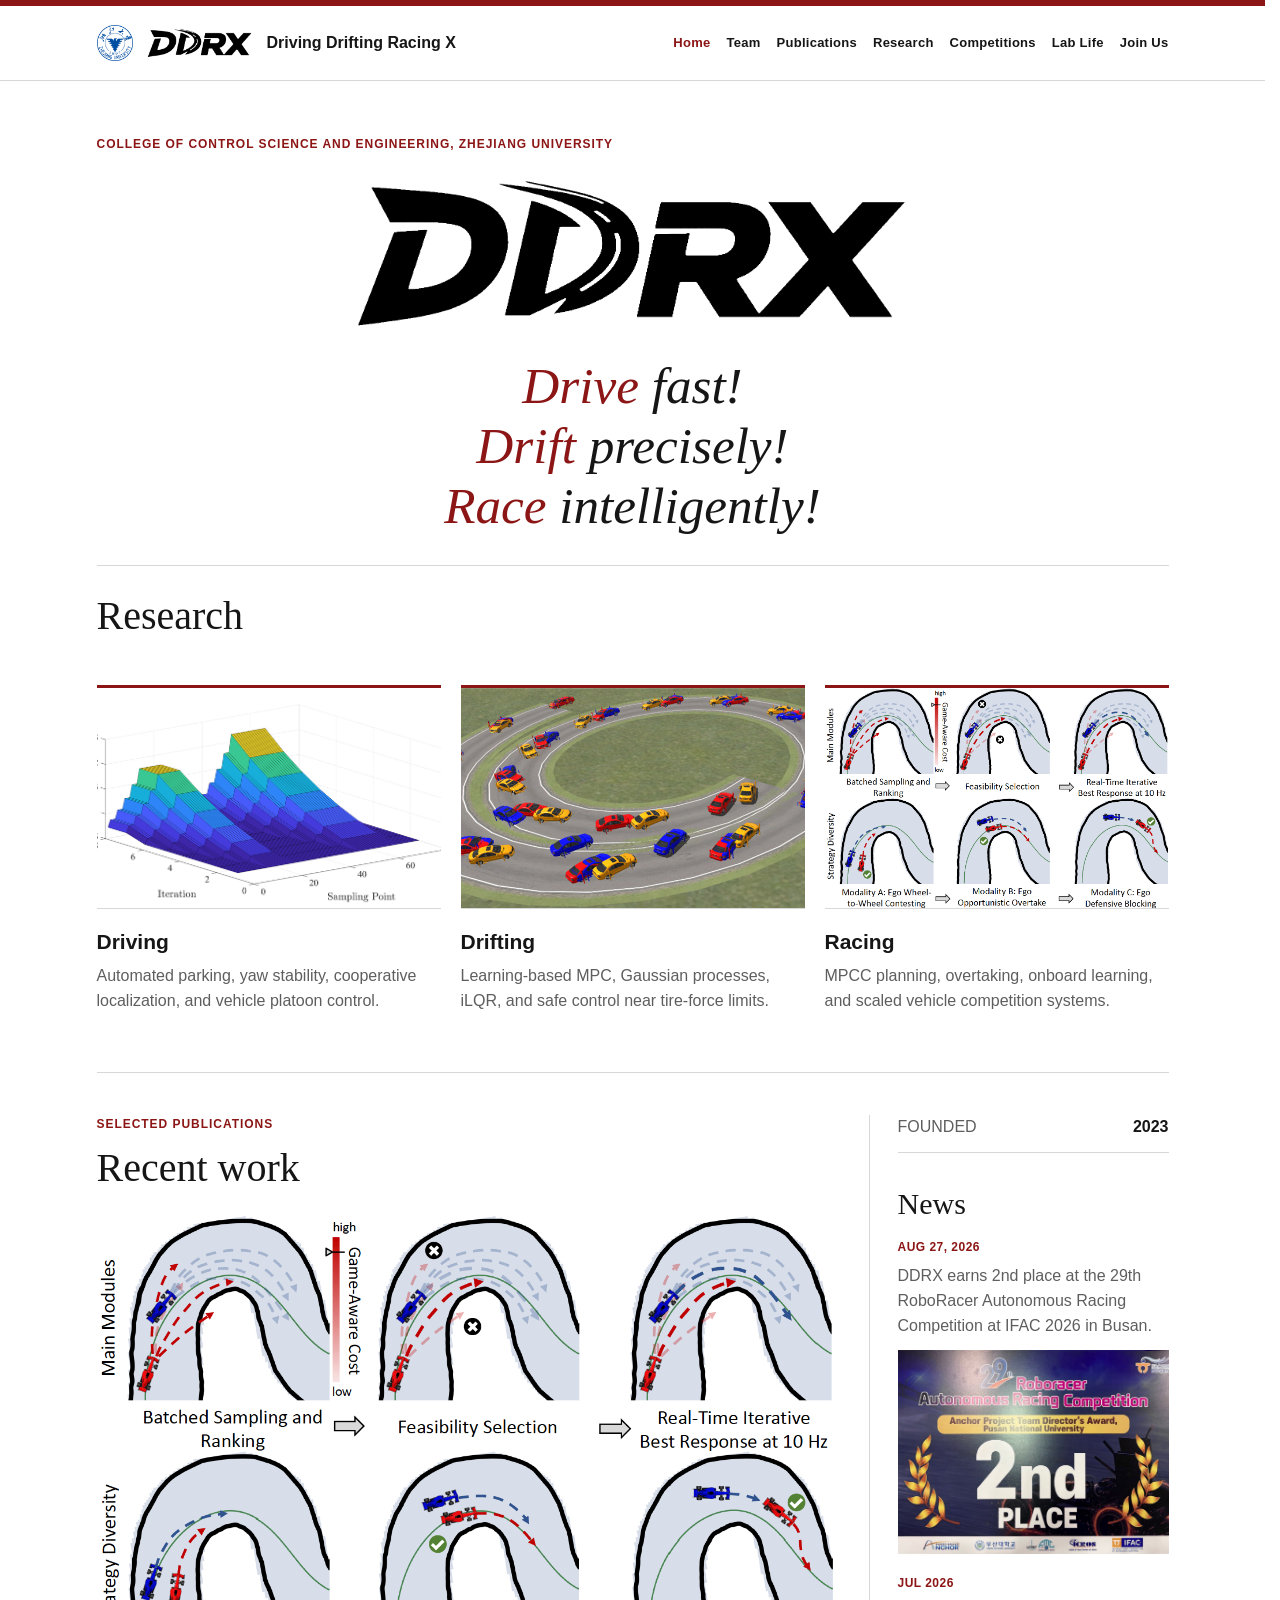
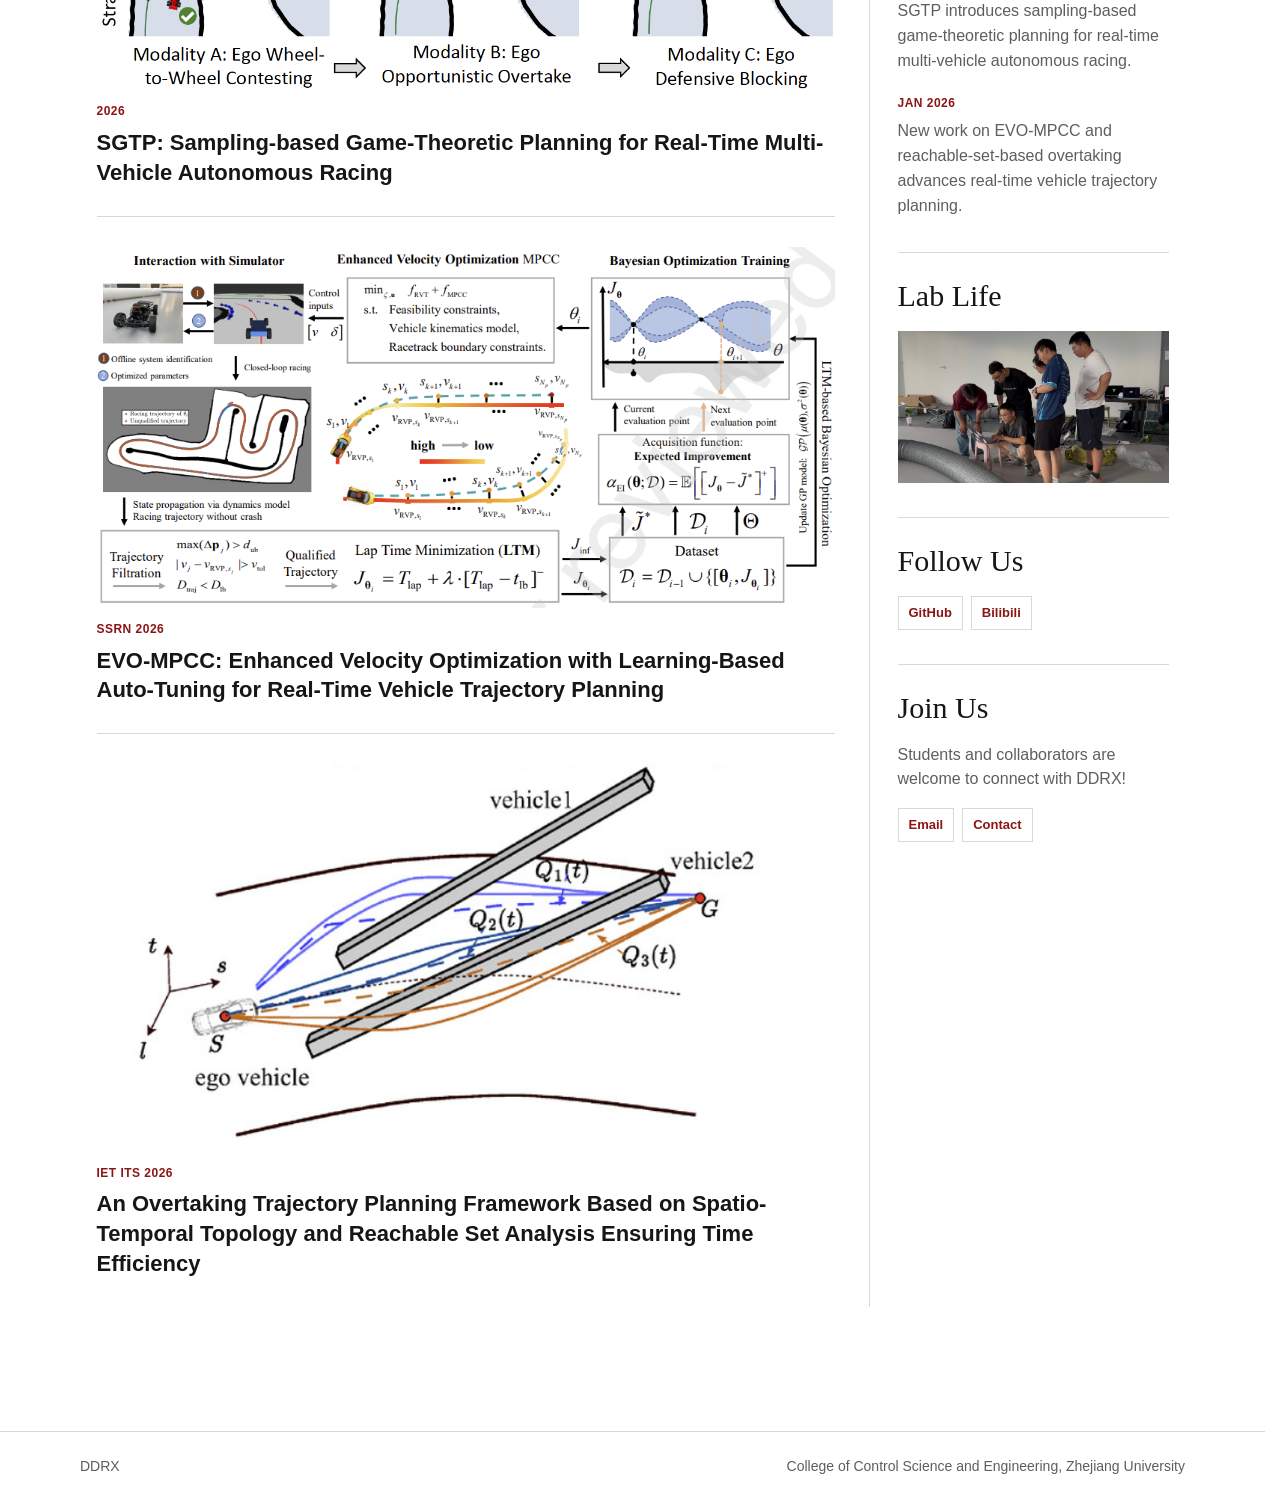
<file: index.html>
<!doctype html>
<html lang="en">
  <head>
    <meta charset="utf-8">
    <meta name="viewport" content="width=device-width, initial-scale=1">
    <title>DDRX Vehicle Control Group</title>
    <meta name="description" content="DDRX Vehicle Control Group at Zhejiang University studies control, planning, and learning for autonomous driving, drifting, and racing.">
    <meta property="og:title" content="DDRX Vehicle Control Group">
    <meta property="og:description" content="DDRX Vehicle Control Group at Zhejiang University studies control, planning, and learning for autonomous driving, drifting, and racing.">
    <meta name="google-site-verification" content="e9O4hHVVkUZXpzc33HpRpHxeYcPjzz8yNF3x7yg6bTk" />
    <meta property="og:type" content="website">
    <meta property="og:url" content="https://zju-ddrx.github.io/">
    <meta property="og:image" content="https://zju-ddrx.github.io/assets/images/ddrx-logo-transparent.png">
    <meta name="twitter:card" content="summary_large_image">
    <link rel="canonical" href="https://zju-ddrx.github.io/">
    <link rel="stylesheet" href="assets/css/styles.css">
    <script type="application/ld+json">
      {
        "@context": "https://schema.org",
        "@type": "ResearchOrganization",
        "name": "DDRX Vehicle Control Group",
        "alternateName": "Driving Drifting Racing X",
        "url": "https://zju-ddrx.github.io/",
        "logo": "https://zju-ddrx.github.io/assets/images/ddrx-logo-transparent.png",
        "parentOrganization": {
          "@type": "CollegeOrUniversity",
          "name": "Zhejiang University",
          "url": "https://www.zju.edu.cn/english/"
        }
      }
    </script>
  </head>
  <body>
    <header class="site-header">
      <div class="top-rule"></div>
      <div class="header-inner">
        <a class="brand" href="index.html" aria-label="DDRX home">
                    <img class="zju-mark" src="assets/images/zju-logo.png" alt="Zhejiang University">
<img src="assets/images/ddrx-logo-transparent.png" alt="DDRX">
          <span>Driving Drifting Racing X</span>
        </a>
        <button class="nav-toggle" type="button" aria-label="Open navigation" aria-expanded="false">
          <span></span><span></span><span></span>
        </button>
        <nav class="site-nav" aria-label="Main navigation">
          <a href="index.html" aria-current="page">Home</a>
          <a href="team.html">Team</a>
          <a href="publications.html">Publications</a>
          <a href="research.html">Research</a>
          <a href="competitions.html">Competitions</a>
          <a href="lab-life.html">Lab Life</a>
          <a href="join-us.html">Join Us</a>
        </nav>
      </div>
    </header>

    <main class="page home-page">
      <section class="lab-hero">
        <div class="hero-identity">
          <p class="eyebrow">College of Control Science and Engineering, Zhejiang University</p>
          <img class="hero-logo" src="assets/images/ddrx-logo-transparent.png" alt="DDRX logo">
          <h1 class="hero-motto">
            <span><em>Drive</em> fast!</span>
            <span><em>Drift</em> precisely!</span>
            <span><em>Race</em> intelligently!</span>
          </h1>
        </div>
      </section>

      <section class="section-heading home-research-heading">
        <h2>Research</h2>
      </section>

      <section class="research-overview">
        <article>
          <img src="assets/images/papers/parking-flatness.png" alt="Automated parking trajectory planning overview">
          <div>
            <h3>Driving</h3>
            <p>Automated parking, yaw stability, cooperative localization, and vehicle platoon control.</p>
          </div>
        </article>
        <article>
          <img src="assets/images/papers/sparse-gp-drifting.png" alt="Sparse Gaussian-process autonomous drifting framework">
          <div>
            <h3>Drifting</h3>
            <p>Learning-based MPC, Gaussian processes, iLQR, and safe control near tire-force limits.</p>
          </div>
        </article>
        <article>
          <img src="assets/images/papers/sgtp-racing.png" alt="Sampling-based game-theoretic planning for real-time multi-vehicle autonomous racing">
          <div>
            <h3>Racing</h3>
            <p>MPCC planning, overtaking, onboard learning, and scaled vehicle competition systems.</p>
          </div>
        </article>
      </section>

      <section class="front-columns">
        <div class="front-main">
          <div class="section-heading">
            <p class="eyebrow">Selected Publications</p>
            <h2>Recent work</h2>
          </div>
          <div class="featured-list">
            <a href="https://arxiv.org/abs/2607.25388" target="_blank" rel="noreferrer">
              <img src="assets/images/papers/sgtp-racing.png" alt="Sampling-based game-theoretic planning for real-time multi-vehicle autonomous racing">
              <div>
                <time>2026</time>
                <strong>SGTP: Sampling-based Game-Theoretic Planning for Real-Time Multi-Vehicle Autonomous Racing</strong>
              </div>
            </a>
            <a href="https://ssrn.com/abstract=6127037" target="_blank" rel="noreferrer">
              <img src="assets/images/papers/evo-mpcc.png" alt="Enhanced velocity optimization with learning-based auto-tuning for real-time vehicle trajectory planning">
              <div>
                <time>SSRN 2026</time>
                <strong>EVO-MPCC: Enhanced Velocity Optimization with Learning-Based Auto-Tuning for Real-Time Vehicle Trajectory Planning</strong>
              </div>
            </a>
            <a href="https://ietresearch.onlinelibrary.wiley.com/doi/10.1049/itr2.70260" target="_blank" rel="noreferrer">
              <img src="assets/images/papers/srop-overtaking.png" alt="Spatio-temporal topology and reachable set analysis for overtaking trajectory planning">
              <div>
                <time>IET ITS 2026</time>
                <strong>An Overtaking Trajectory Planning Framework Based on Spatio-Temporal Topology and Reachable Set Analysis Ensuring Time Efficiency</strong>
              </div>
            </a>
          </div>
        </div>

        <aside class="news-panel">
          <div class="intro-facts news-facts" aria-label="DDRX facts">
            <span>FOUNDED <strong>2023</strong></span>
          </div>
          <h2>News</h2>
          <ol class="news-list">
            <li>
              <a href="competitions.html#ifac-2026">
                <time datetime="2026-08-27">Aug 27, 2026</time>
                <span>DDRX earns 2nd place at the 29th RoboRacer Autonomous Racing Competition at IFAC 2026 in Busan.</span>
                <img class="news-photo" src="assets/images/competitions/ifac-2026/ifac-2026-award-2nd.jpg" alt="DDRX second-place award at IFAC 2026 RoboRacer">
              </a>
            </li>
            <li>
              <a href="publications.html">
                <time datetime="2026-07">Jul 2026</time>
                <span>SGTP introduces sampling-based game-theoretic planning for real-time multi-vehicle autonomous racing.</span>
              </a>
            </li>
            <li>
              <a href="publications.html">
                <time datetime="2026-01">Jan 2026</time>
                <span>New work on EVO-MPCC and reachable-set-based overtaking advances real-time vehicle trajectory planning.</span>
              </a>
            </li>
          </ol>
          <section class="home-life-preview" aria-label="Lab Life preview">
            <h2><a href="lab-life.html">Lab Life</a></h2>
            <a class="life-slideshow compact-slideshow" href="lab-life.html">
              <img class="is-active" src="assets/images/lab-life/team-building/team-building-13.jpg" alt="DDRX Korean beef hot pot gathering on 2026-08-23">
              <img src="assets/images/lab-life/team-building/team-building-14.jpg" alt="DDRX team photo on 2026-08-17">
              <img src="assets/images/lab-life/team-building/team-building-15.jpg" alt="DDRX competition training on 2026-07-13">
              <img src="assets/images/lab-life/team-building/team-building-16.jpg" alt="DDRX Crazy Thursday gathering on 2026-07-09">
              <img src="assets/images/lab-life/team-building/team-building-01.jpg" alt="DDRX 520 gathering">
              <img src="assets/images/lab-life/team-building/team-building-02.jpg" alt="DDRX wedding gathering">
              <img src="assets/images/lab-life/team-building/team-building-03.jpg" alt="DDRX Crazy Thursday gathering">
              <img src="assets/images/lab-life/team-building/team-building-04.jpg" alt="DDRX Sam's Club dinner">
              <img src="assets/images/lab-life/team-building/team-building-05.jpg" alt="DDRX New Year gathering">
              <img src="assets/images/lab-life/team-building/team-building-06.jpg" alt="DDRX Crazy Thursday gathering">
              <img src="assets/images/lab-life/team-building/team-building-07.jpg" alt="DDRX Spring Festival couplets activity">
              <img src="assets/images/lab-life/team-building/team-building-08.jpg" alt="DDRX barbecue gathering">
              <img src="assets/images/lab-life/team-building/team-building-09.jpg" alt="DDRX team activity with Domino's">
              <img src="assets/images/lab-life/team-building/team-building-10.jpg" alt="DDRX team-building activity on 2025-12-27">
              <img src="assets/images/lab-life/team-building/team-building-11.jpg" alt="DDRX graduation season gathering">
              <img src="assets/images/lab-life/team-building/team-building-12.jpg" alt="DDRX team-building activity on 2025-04-02">
              <img src="assets/images/lab-life/cycling/cycling-01.jpg" alt="DDRX cycling activity at Zhejiang University Zijingang Campus">
              <img src="assets/images/lab-life/cycling/cycling-02.jpg" alt="DDRX cycling activity around West Lake on 2026-03-09">
              <img src="assets/images/lab-life/cycling/cycling-03.jpg" alt="DDRX cycling activity around West Lake on 2026-01-16">
              <img src="assets/images/lab-life/hiking/hiking-01.jpg" alt="DDRX hiking on Hangzhou Xiaoma Line">
              <img src="assets/images/lab-life/hiking/hiking-02.jpg" alt="DDRX hiking on Hangzhou Aixin Line">
              <img src="assets/images/lab-life/hiking/hiking-03.jpg" alt="DDRX hiking at Jiuxi Yanshu">
              <img src="assets/images/lab-life/hiking/hiking-04.jpg" alt="DDRX hiking at Laohe Mountain">
            </a>
          </section>
          <section class="home-follow-preview" aria-label="Follow DDRX">
            <h2>Follow Us</h2>
            <div class="paper-links">
              <a href="https://github.com/ZJU-DDRX" target="_blank" rel="noreferrer">GitHub</a>
              <a href="https://space.bilibili.com/3546838711928904" target="_blank" rel="noreferrer">Bilibili</a>
            </div>
          </section>
          <section class="home-contact-preview" aria-label="Contact DDRX">
            <h2>Join Us</h2>
            <p>Students and collaborators are welcome to connect with DDRX!</p>
            <div class="paper-links">
              <a href="mailto:lxie@zju.edu.cn">Email</a>
              <a href="join-us.html">Contact</a>
            </div>
          </section>
        </aside>
      </section>
    </main>

    <footer class="site-footer">
      <span>DDRX</span>
      <span>College of Control Science and Engineering, Zhejiang University</span>
    </footer>

    <script src="assets/js/main.js"></script>
  </body>
</html>
</file>
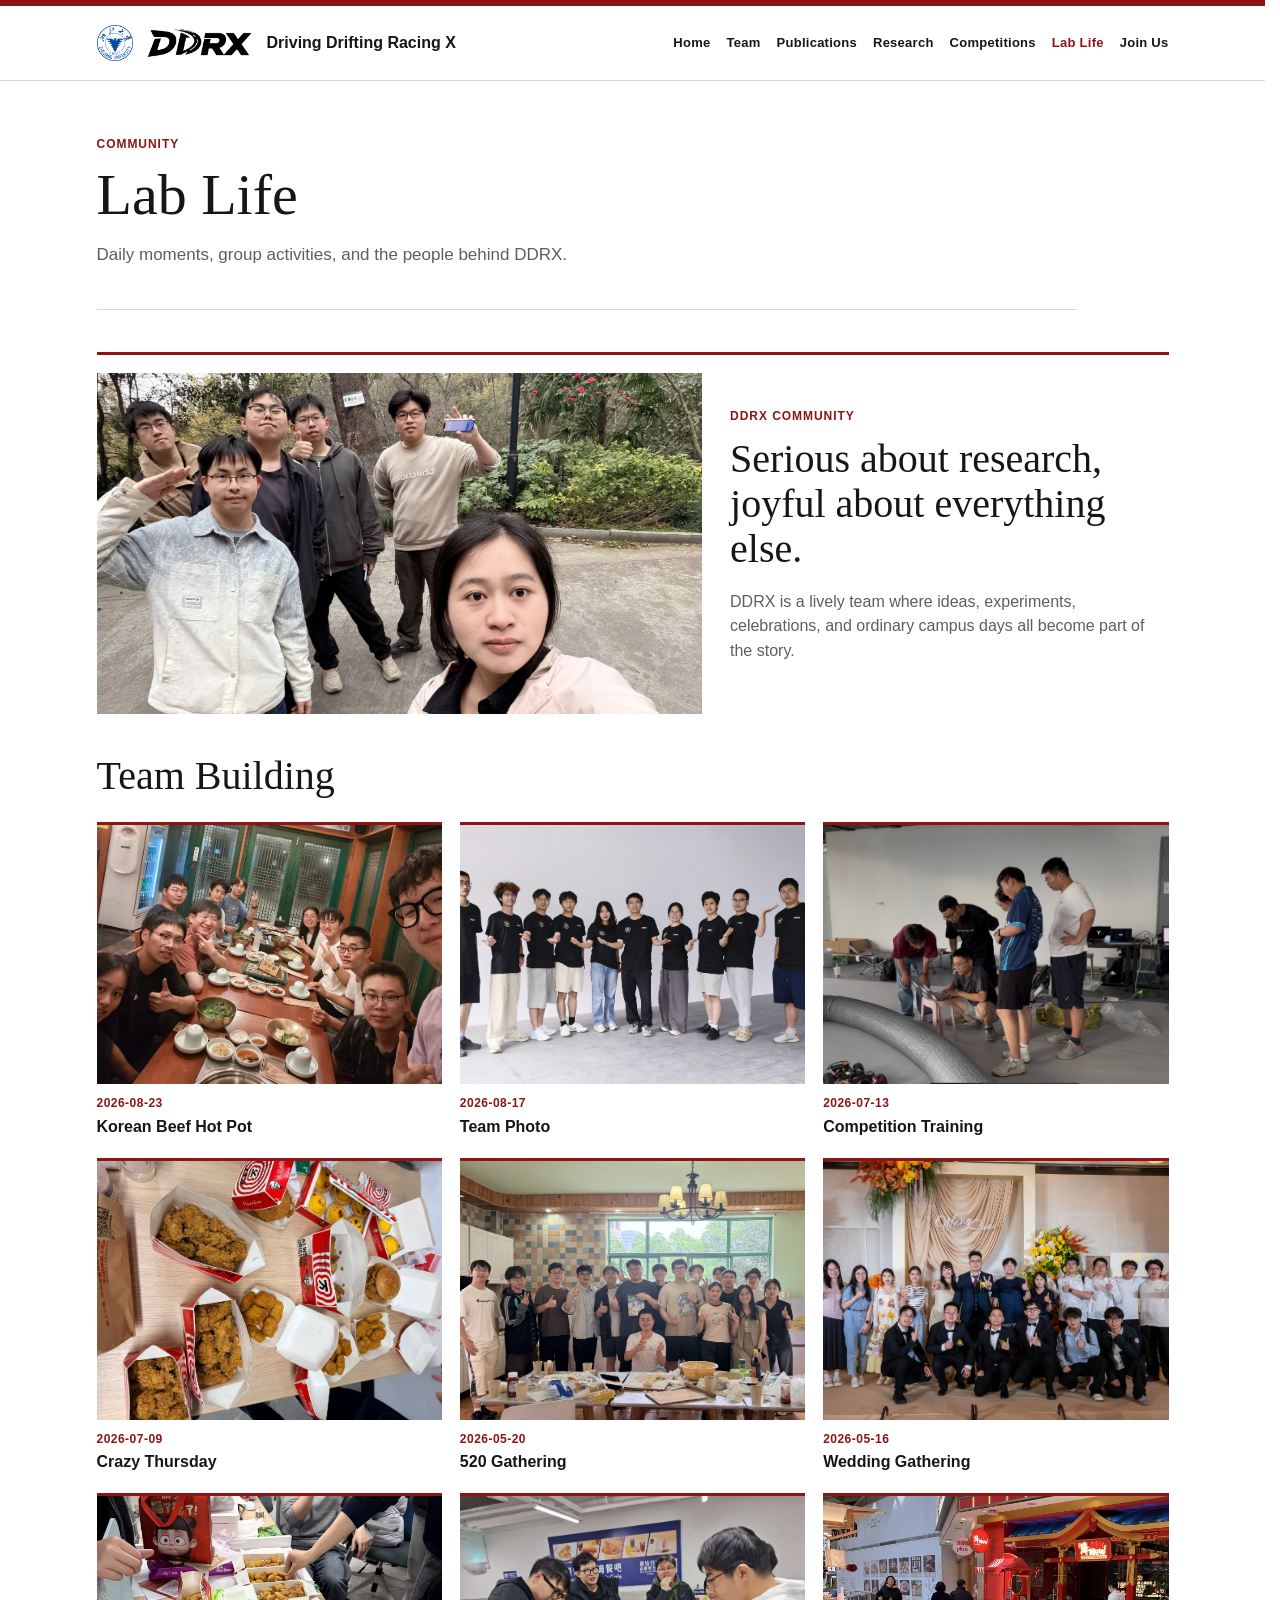
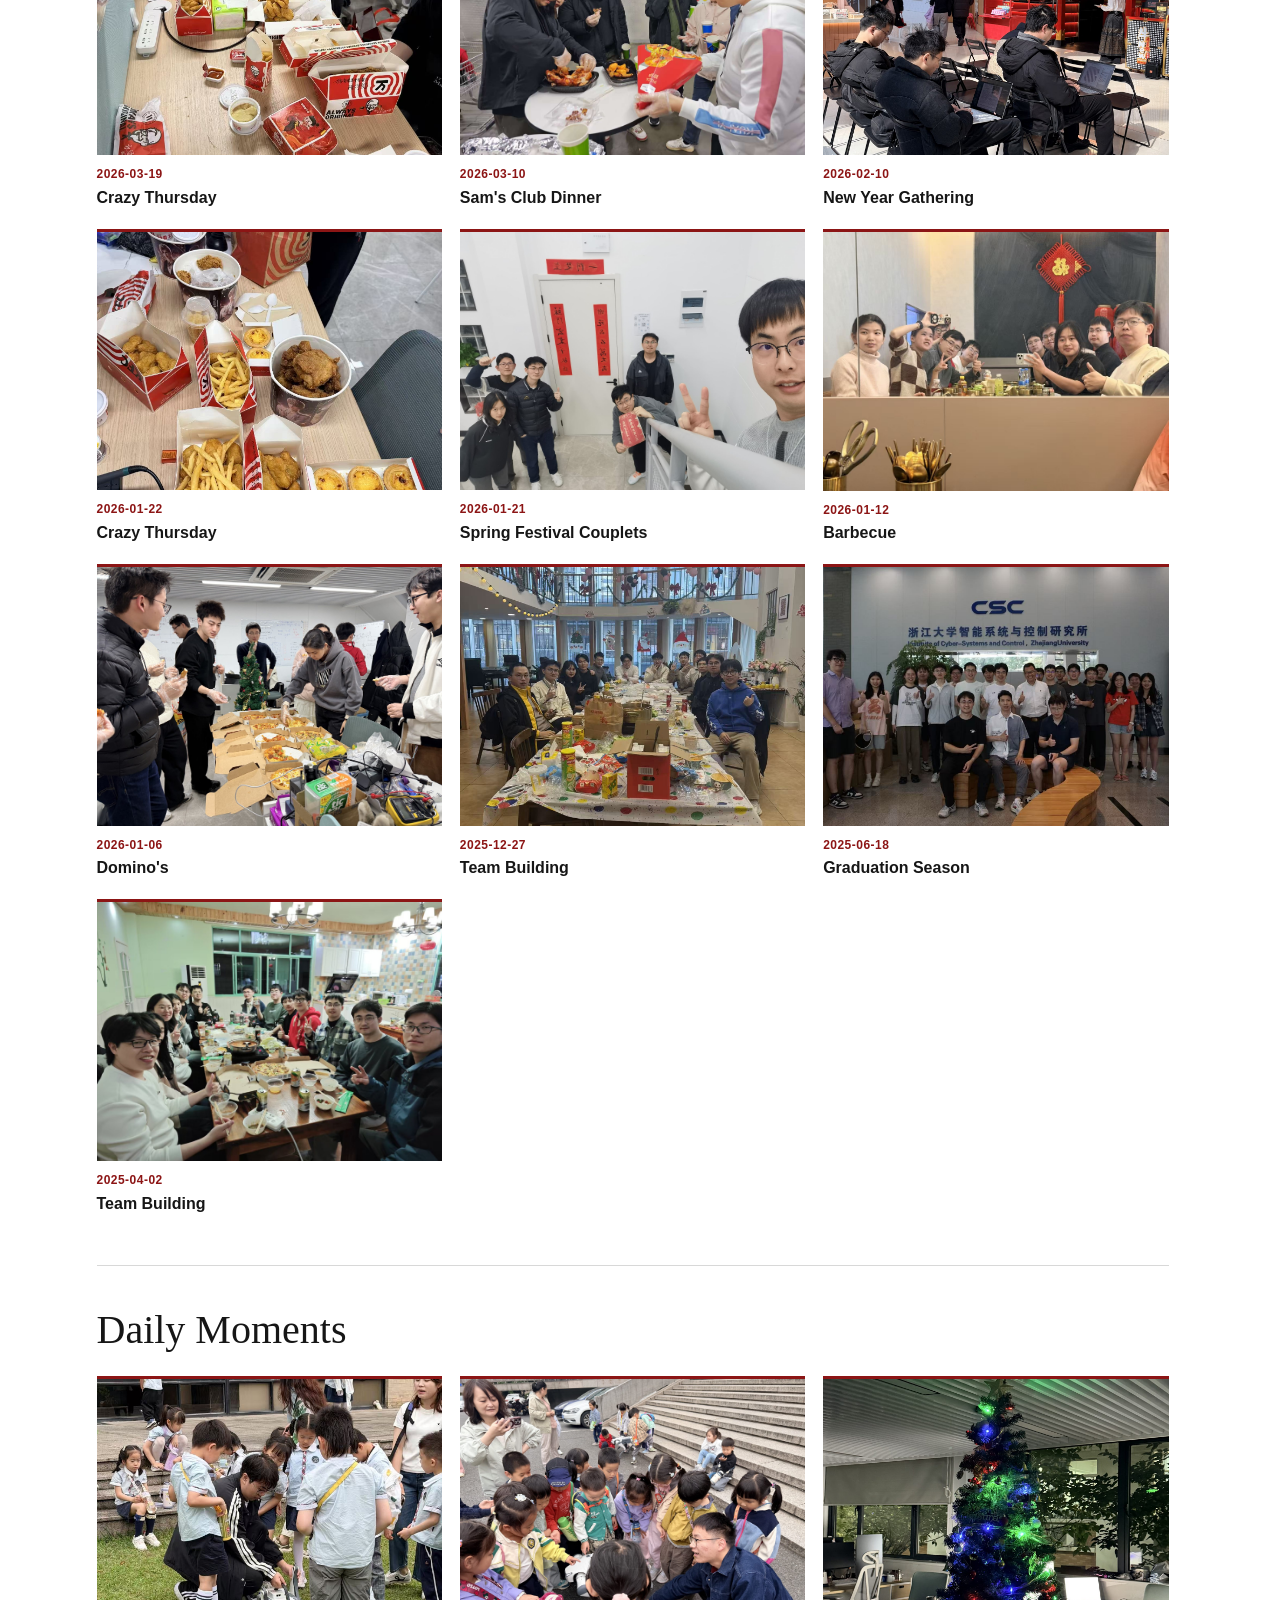
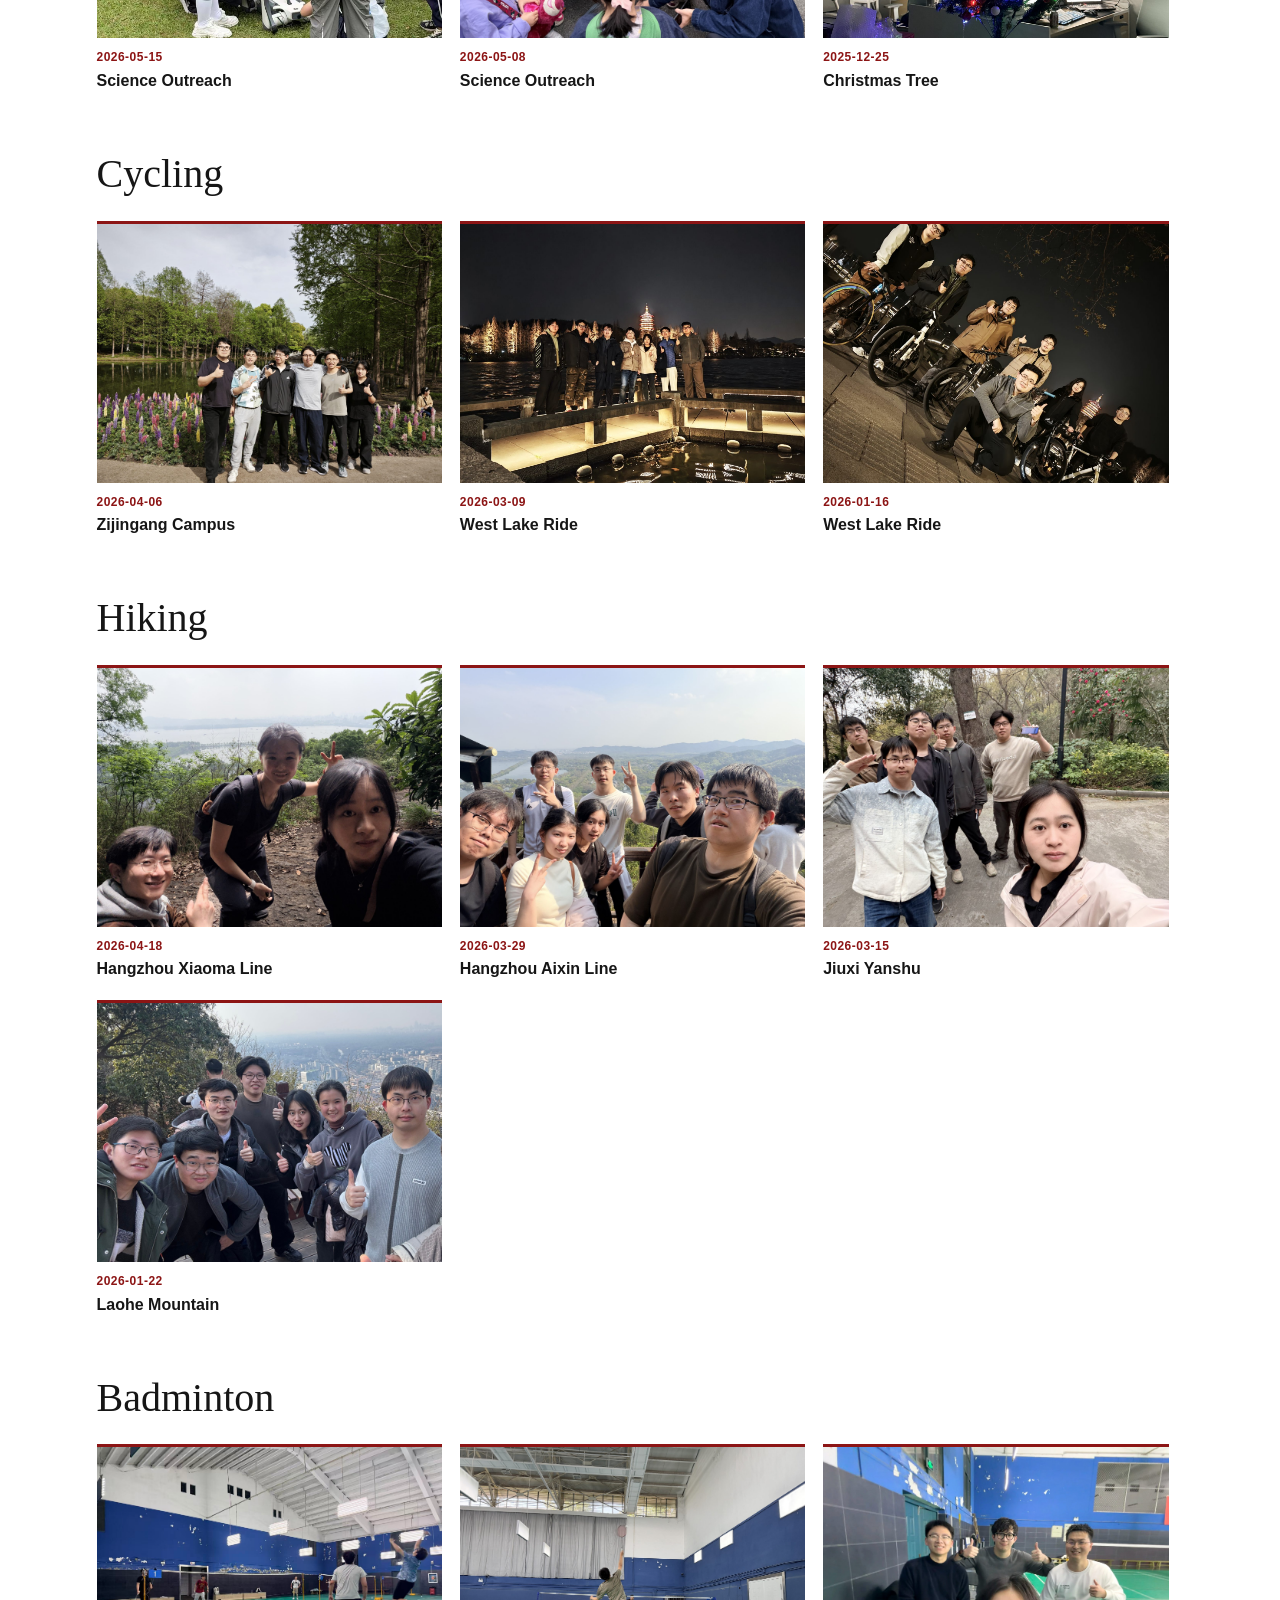
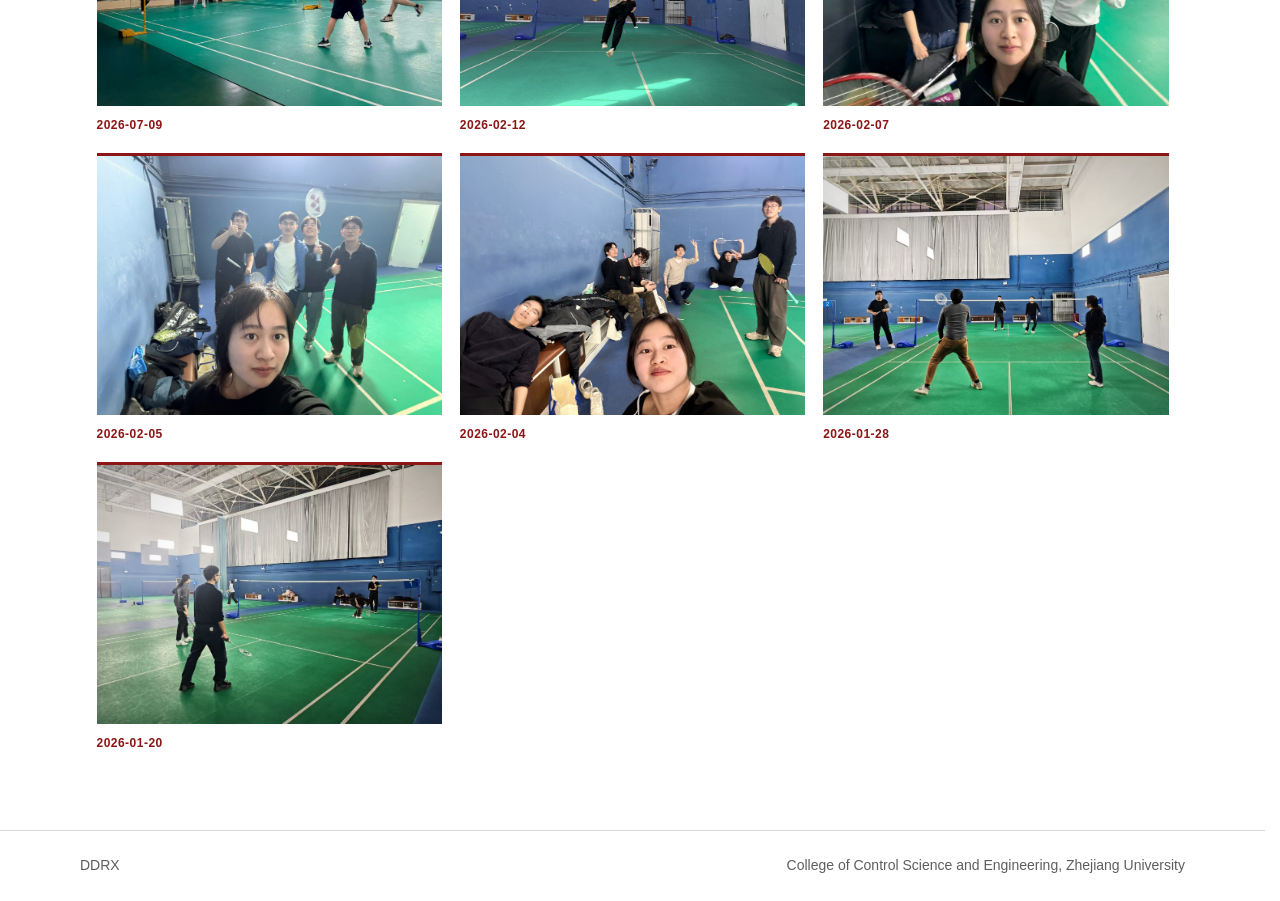
<file: lab-life.html>
<!doctype html>
<html lang="en">
  <head>
    <meta charset="utf-8">
    <meta name="viewport" content="width=device-width, initial-scale=1">
    <title>Lab Life - DDRX Vehicle Control Group</title>
    <meta name="description" content="Daily moments, team building, cycling, hiking, badminton, and community life at DDRX.">
    <meta property="og:title" content="Lab Life - DDRX Vehicle Control Group">
    <meta property="og:description" content="Daily moments, team building, cycling, hiking, badminton, and community life at DDRX.">
    <meta property="og:type" content="website">
    <meta property="og:url" content="https://zju-ddrx.github.io/lab-life.html">
    <meta property="og:image" content="https://zju-ddrx.github.io/assets/images/ddrx-logo-transparent.png">
    <meta name="twitter:card" content="summary_large_image">
    <link rel="canonical" href="https://zju-ddrx.github.io/lab-life.html">
    <link rel="stylesheet" href="assets/css/styles.css">
  </head>
  <body>
    <header class="site-header">
      <div class="top-rule"></div>
      <div class="header-inner">
        <a class="brand" href="index.html" aria-label="DDRX home">
                    <img class="zju-mark" src="assets/images/zju-logo.png" alt="Zhejiang University">
<img src="assets/images/ddrx-logo-transparent.png" alt="DDRX">
          <span>Driving Drifting Racing X</span>
        </a>
        <button class="nav-toggle" type="button" aria-label="Open navigation" aria-expanded="false">
          <span></span><span></span><span></span>
        </button>
        <nav class="site-nav" aria-label="Main navigation">
          <a href="index.html">Home</a>
          <a href="team.html">Team</a>
          <a href="publications.html">Publications</a>
          <a href="research.html">Research</a>
          <a href="competitions.html">Competitions</a>
          <a href="lab-life.html" aria-current="page">Lab Life</a>
          <a href="join-us.html">Join Us</a>
        </nav>
      </div>
    </header>

    <main class="page">
      <section class="page-heading wide">
        <p class="eyebrow">Community</p>
        <h1>Lab Life</h1>
        <p>Daily moments, group activities, and the people behind DDRX.</p>
      </section>

      <section class="life-hero">
        <div class="life-slideshow" aria-label="DDRX lab life photo slideshow">
          <img class="is-active" src="assets/images/lab-life/team-building/team-building-13.jpg" alt="DDRX Korean beef hot pot gathering on 2026-08-23">
          <img src="assets/images/lab-life/team-building/team-building-14.jpg" alt="DDRX team photo on 2026-08-17">
          <img src="assets/images/lab-life/team-building/team-building-15.jpg" alt="DDRX competition training on 2026-07-13">
          <img src="assets/images/lab-life/team-building/team-building-16.jpg" alt="DDRX Crazy Thursday gathering on 2026-07-09">
          <img src="assets/images/lab-life/team-building/team-building-01.jpg" alt="DDRX 520 gathering">
          <img src="assets/images/lab-life/team-building/team-building-02.jpg" alt="DDRX wedding gathering">
          <img src="assets/images/lab-life/team-building/team-building-03.jpg" alt="DDRX Crazy Thursday gathering">
          <img src="assets/images/lab-life/team-building/team-building-04.jpg" alt="DDRX Sam's Club dinner">
          <img src="assets/images/lab-life/team-building/team-building-05.jpg" alt="DDRX New Year gathering">
          <img src="assets/images/lab-life/team-building/team-building-06.jpg" alt="DDRX Crazy Thursday gathering">
          <img src="assets/images/lab-life/team-building/team-building-07.jpg" alt="DDRX Spring Festival couplets activity">
          <img src="assets/images/lab-life/team-building/team-building-08.jpg" alt="DDRX barbecue gathering">
          <img src="assets/images/lab-life/team-building/team-building-09.jpg" alt="DDRX team activity with Domino's">
          <img src="assets/images/lab-life/team-building/team-building-10.jpg" alt="DDRX team-building activity on 2025-12-27">
          <img src="assets/images/lab-life/team-building/team-building-11.jpg" alt="DDRX graduation season gathering">
          <img src="assets/images/lab-life/team-building/team-building-12.jpg" alt="DDRX team-building activity on 2025-04-02">
          <img src="assets/images/lab-life/cycling/cycling-01.jpg" alt="DDRX cycling activity at Zhejiang University Zijingang Campus">
          <img src="assets/images/lab-life/cycling/cycling-02.jpg" alt="DDRX cycling activity around West Lake on 2026-03-09">
          <img src="assets/images/lab-life/cycling/cycling-03.jpg" alt="DDRX cycling activity around West Lake on 2026-01-16">
          <img src="assets/images/lab-life/hiking/hiking-01.jpg" alt="DDRX hiking on Hangzhou Xiaoma Line">
          <img src="assets/images/lab-life/hiking/hiking-02.jpg" alt="DDRX hiking on Hangzhou Aixin Line">
          <img src="assets/images/lab-life/hiking/hiking-03.jpg" alt="DDRX hiking at Jiuxi Yanshu">
          <img src="assets/images/lab-life/hiking/hiking-04.jpg" alt="DDRX hiking at Laohe Mountain">
        </div>
        <div>
          <p class="eyebrow">DDRX Community</p>
          <h2>Serious about research, joyful about everything else.</h2>
          <p>DDRX is a lively team where ideas, experiments, celebrations, and ordinary campus days all become part of the story.</p>
        </div>
      </section>

      <section id="team-building" class="life-section">
        <div class="section-heading">
          <h2>Team Building</h2>
        </div>
        <div class="life-gallery">
          <figure><img src="assets/images/lab-life/team-building/team-building-13.jpg" alt="DDRX Korean beef hot pot gathering on 2026-08-23"><figcaption><time>2026-08-23</time><span>Korean Beef Hot Pot</span></figcaption></figure>
          <figure><img src="assets/images/lab-life/team-building/team-building-14.jpg" alt="DDRX team photo on 2026-08-17"><figcaption><time>2026-08-17</time><span>Team Photo</span></figcaption></figure>
          <figure><img src="assets/images/lab-life/team-building/team-building-15.jpg" alt="DDRX competition training on 2026-07-13"><figcaption><time>2026-07-13</time><span>Competition Training</span></figcaption></figure>
          <figure><img src="assets/images/lab-life/team-building/team-building-16.jpg" alt="DDRX Crazy Thursday gathering on 2026-07-09"><figcaption><time>2026-07-09</time><span>Crazy Thursday</span></figcaption></figure>
          <figure><img src="assets/images/lab-life/team-building/team-building-01.jpg" alt="DDRX 520 gathering"><figcaption><time>2026-05-20</time><span>520 Gathering</span></figcaption></figure>
          <figure><img src="assets/images/lab-life/team-building/team-building-02.jpg" alt="DDRX wedding gathering"><figcaption><time>2026-05-16</time><span>Wedding Gathering</span></figcaption></figure>
          <figure><img src="assets/images/lab-life/team-building/team-building-03.jpg" alt="DDRX Crazy Thursday gathering"><figcaption><time>2026-03-19</time><span>Crazy Thursday</span></figcaption></figure>
          <figure><img src="assets/images/lab-life/team-building/team-building-04.jpg" alt="DDRX Sam's Club dinner"><figcaption><time>2026-03-10</time><span>Sam's Club Dinner</span></figcaption></figure>
          <figure><img src="assets/images/lab-life/team-building/team-building-05.jpg" alt="DDRX New Year gathering"><figcaption><time>2026-02-10</time><span>New Year Gathering</span></figcaption></figure>
          <figure><img src="assets/images/lab-life/team-building/team-building-06.jpg" alt="DDRX Crazy Thursday gathering"><figcaption><time>2026-01-22</time><span>Crazy Thursday</span></figcaption></figure>
          <figure><img src="assets/images/lab-life/team-building/team-building-07.jpg" alt="DDRX Spring Festival couplets activity"><figcaption><time>2026-01-21</time><span>Spring Festival Couplets</span></figcaption></figure>
          <figure><img src="assets/images/lab-life/team-building/team-building-08.jpg" alt="DDRX barbecue gathering"><figcaption><time>2026-01-12</time><span>Barbecue</span></figcaption></figure>
          <figure><img src="assets/images/lab-life/team-building/team-building-09.jpg" alt="DDRX team activity with Domino's"><figcaption><time>2026-01-06</time><span>Domino's</span></figcaption></figure>
          <figure><img src="assets/images/lab-life/team-building/team-building-10.jpg" alt="DDRX team-building activity on 2025-12-27"><figcaption><time>2025-12-27</time><span>Team Building</span></figcaption></figure>
          <figure><img src="assets/images/lab-life/team-building/team-building-11.jpg" alt="DDRX graduation season gathering"><figcaption><time>2025-06-18</time><span>Graduation Season</span></figcaption></figure>
          <figure><img src="assets/images/lab-life/team-building/team-building-12.jpg" alt="DDRX team-building activity on 2025-04-02"><figcaption><time>2025-04-02</time><span>Team Building</span></figcaption></figure>
        </div>
      </section>

      <section id="daily" class="life-section life-section-divided">
        <div class="section-heading">
          <h2>Daily Moments</h2>
        </div>
        <div class="life-gallery">
          <figure><img src="assets/images/lab-life/daily/daily-01.jpg" alt="DDRX science outreach activity on 2026-05-15"><figcaption><time>2026-05-15</time><span>Science Outreach</span></figcaption></figure>
          <figure><img src="assets/images/lab-life/daily/daily-02.jpg" alt="DDRX science outreach activity on 2026-05-08"><figcaption><time>2026-05-08</time><span>Science Outreach</span></figcaption></figure>
          <figure><img src="assets/images/lab-life/daily/daily-03.jpg" alt="DDRX Christmas tree activity on 2025-12-25"><figcaption><time>2025-12-25</time><span>Christmas Tree</span></figcaption></figure>
        </div>
      </section>

      <section id="cycling" class="life-section">
        <div class="section-heading">
          <h2>Cycling</h2>
        </div>
        <div class="life-gallery">
          <figure><img src="assets/images/lab-life/cycling/cycling-01.jpg" alt="DDRX cycling activity at Zhejiang University Zijingang Campus"><figcaption><time>2026-04-06</time><span>Zijingang Campus</span></figcaption></figure>
          <figure><img src="assets/images/lab-life/cycling/cycling-02.jpg" alt="DDRX cycling activity around West Lake on 2026-03-09"><figcaption><time>2026-03-09</time><span>West Lake Ride</span></figcaption></figure>
          <figure><img src="assets/images/lab-life/cycling/cycling-03.jpg" alt="DDRX cycling activity around West Lake on 2026-01-16"><figcaption><time>2026-01-16</time><span>West Lake Ride</span></figcaption></figure>
        </div>
      </section>

      <section id="hiking" class="life-section">
        <div class="section-heading">
          <h2>Hiking</h2>
        </div>
        <div class="life-gallery">
          <figure><img src="assets/images/lab-life/hiking/hiking-01.jpg" alt="DDRX hiking on Hangzhou Xiaoma Line"><figcaption><time>2026-04-18</time><span>Hangzhou Xiaoma Line</span></figcaption></figure>
          <figure><img src="assets/images/lab-life/hiking/hiking-02.jpg" alt="DDRX hiking on Hangzhou Aixin Line"><figcaption><time>2026-03-29</time><span>Hangzhou Aixin Line</span></figcaption></figure>
          <figure><img src="assets/images/lab-life/hiking/hiking-03.jpg" alt="DDRX hiking at Jiuxi Yanshu"><figcaption><time>2026-03-15</time><span>Jiuxi Yanshu</span></figcaption></figure>
          <figure><img src="assets/images/lab-life/hiking/hiking-04.jpg" alt="DDRX hiking at Laohe Mountain"><figcaption><time>2026-01-22</time><span>Laohe Mountain</span></figcaption></figure>
        </div>
      </section>

      <section id="badminton" class="life-section">
        <div class="section-heading">
          <h2>Badminton</h2>
        </div>
        <div class="life-gallery">
          <figure><img src="assets/images/lab-life/badminton/badminton-07.jpg" alt="DDRX badminton activity on 2026-07-09"><figcaption><time>2026-07-09</time></figcaption></figure>
          <figure><img src="assets/images/lab-life/badminton/badminton-01.jpg" alt="DDRX badminton activity on 2026-02-12"><figcaption><time>2026-02-12</time></figcaption></figure>
          <figure><img src="assets/images/lab-life/badminton/badminton-02.jpg" alt="DDRX badminton activity on 2026-02-07"><figcaption><time>2026-02-07</time></figcaption></figure>
          <figure><img src="assets/images/lab-life/badminton/badminton-03.jpg" alt="DDRX badminton activity on 2026-02-05"><figcaption><time>2026-02-05</time></figcaption></figure>
          <figure><img src="assets/images/lab-life/badminton/badminton-04.jpg" alt="DDRX badminton activity on 2026-02-04"><figcaption><time>2026-02-04</time></figcaption></figure>
          <figure><img src="assets/images/lab-life/badminton/badminton-05.jpg" alt="DDRX badminton activity on 2026-01-28"><figcaption><time>2026-01-28</time></figcaption></figure>
          <figure><img src="assets/images/lab-life/badminton/badminton-06.jpg" alt="DDRX badminton activity on 2026-01-20"><figcaption><time>2026-01-20</time></figcaption></figure>
        </div>
      </section>
    </main>

    <footer class="site-footer">
      <span>DDRX</span>
      <span>College of Control Science and Engineering, Zhejiang University</span>
    </footer>
    <script src="assets/js/main.js"></script>
  </body>
</html>
</file>
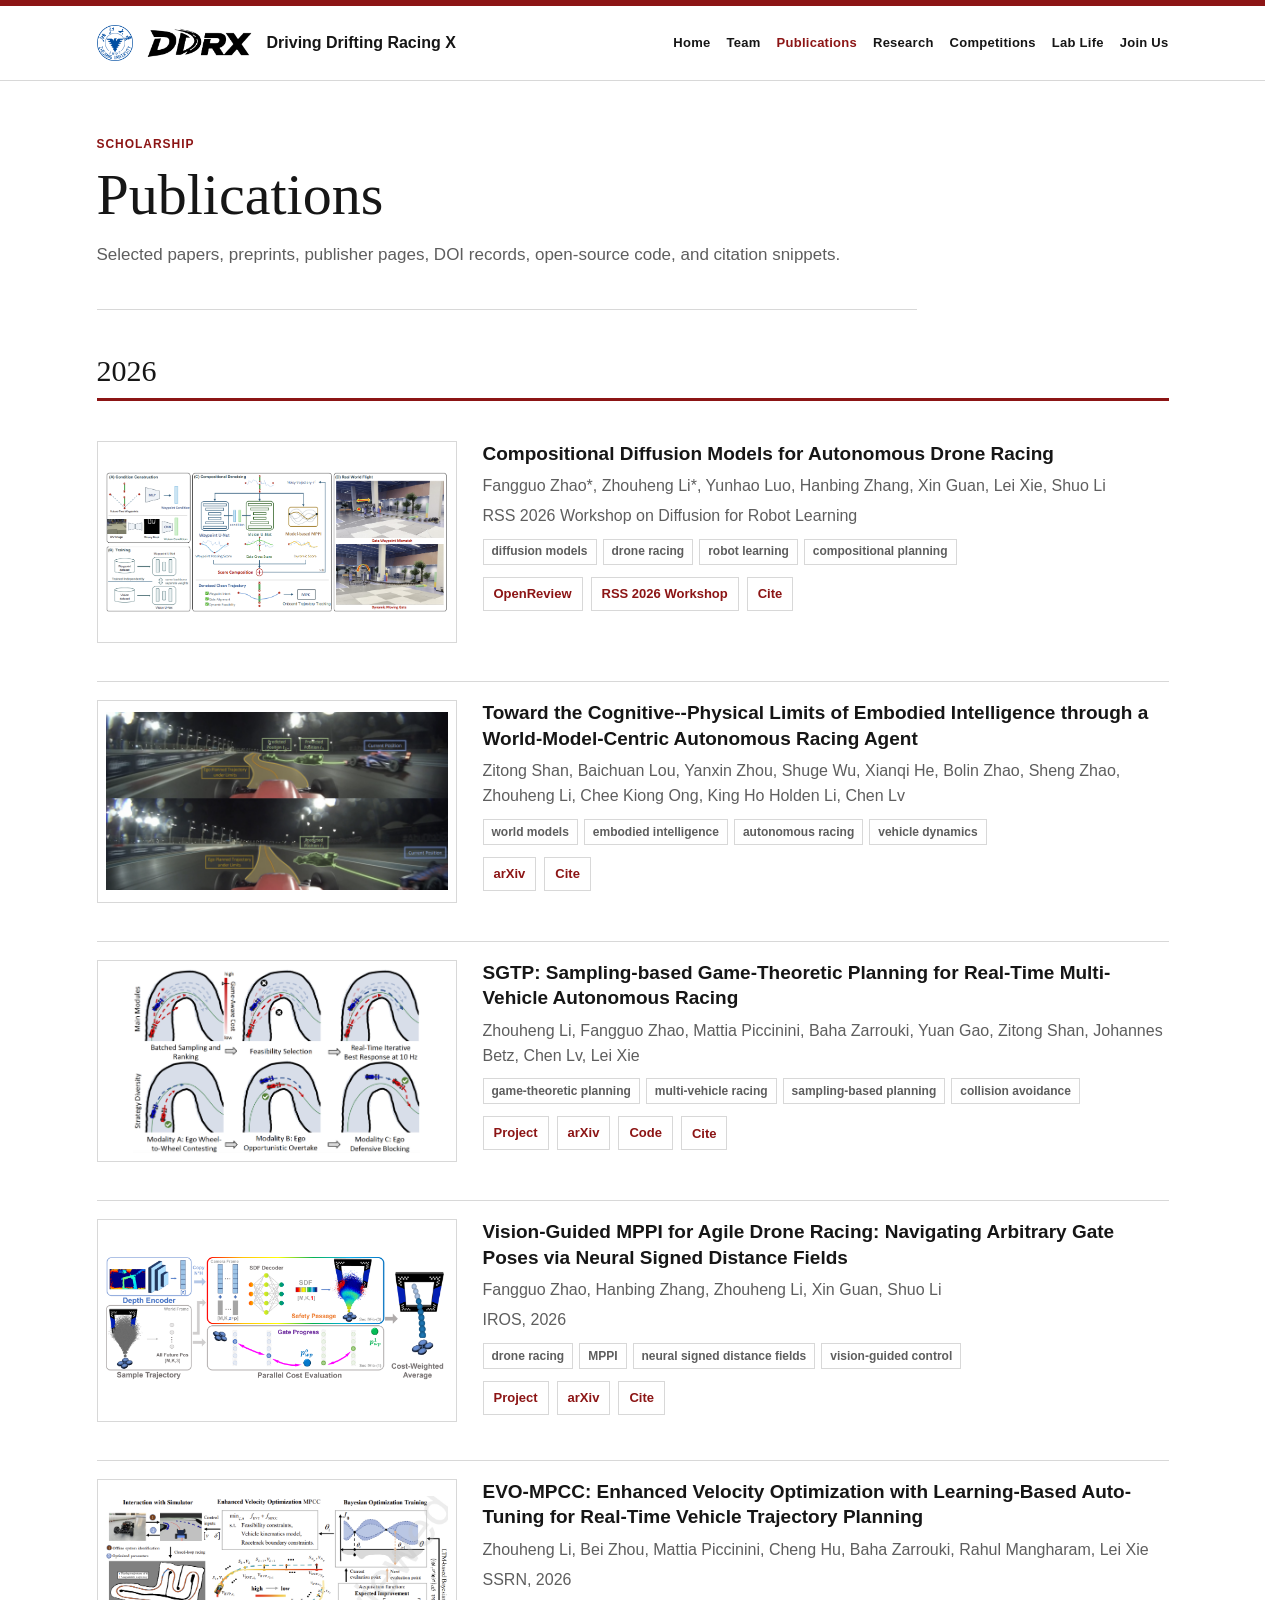
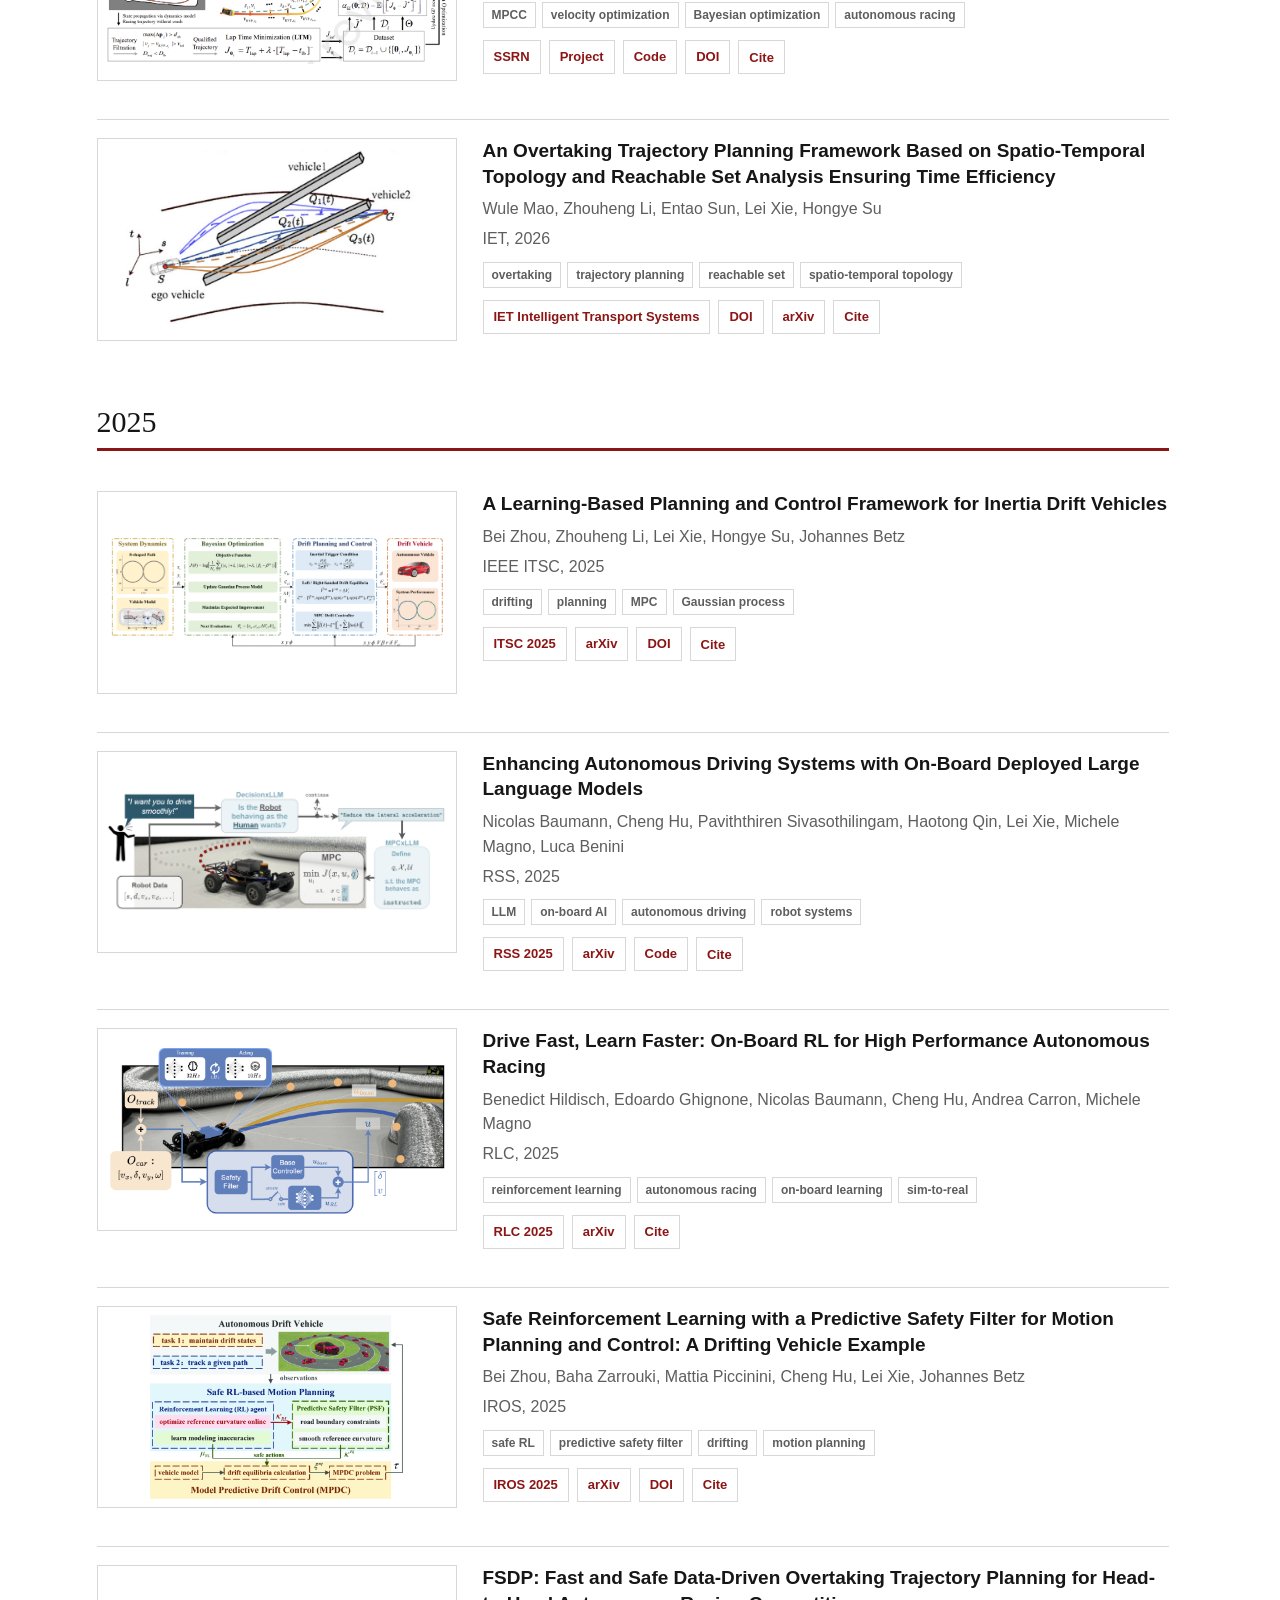
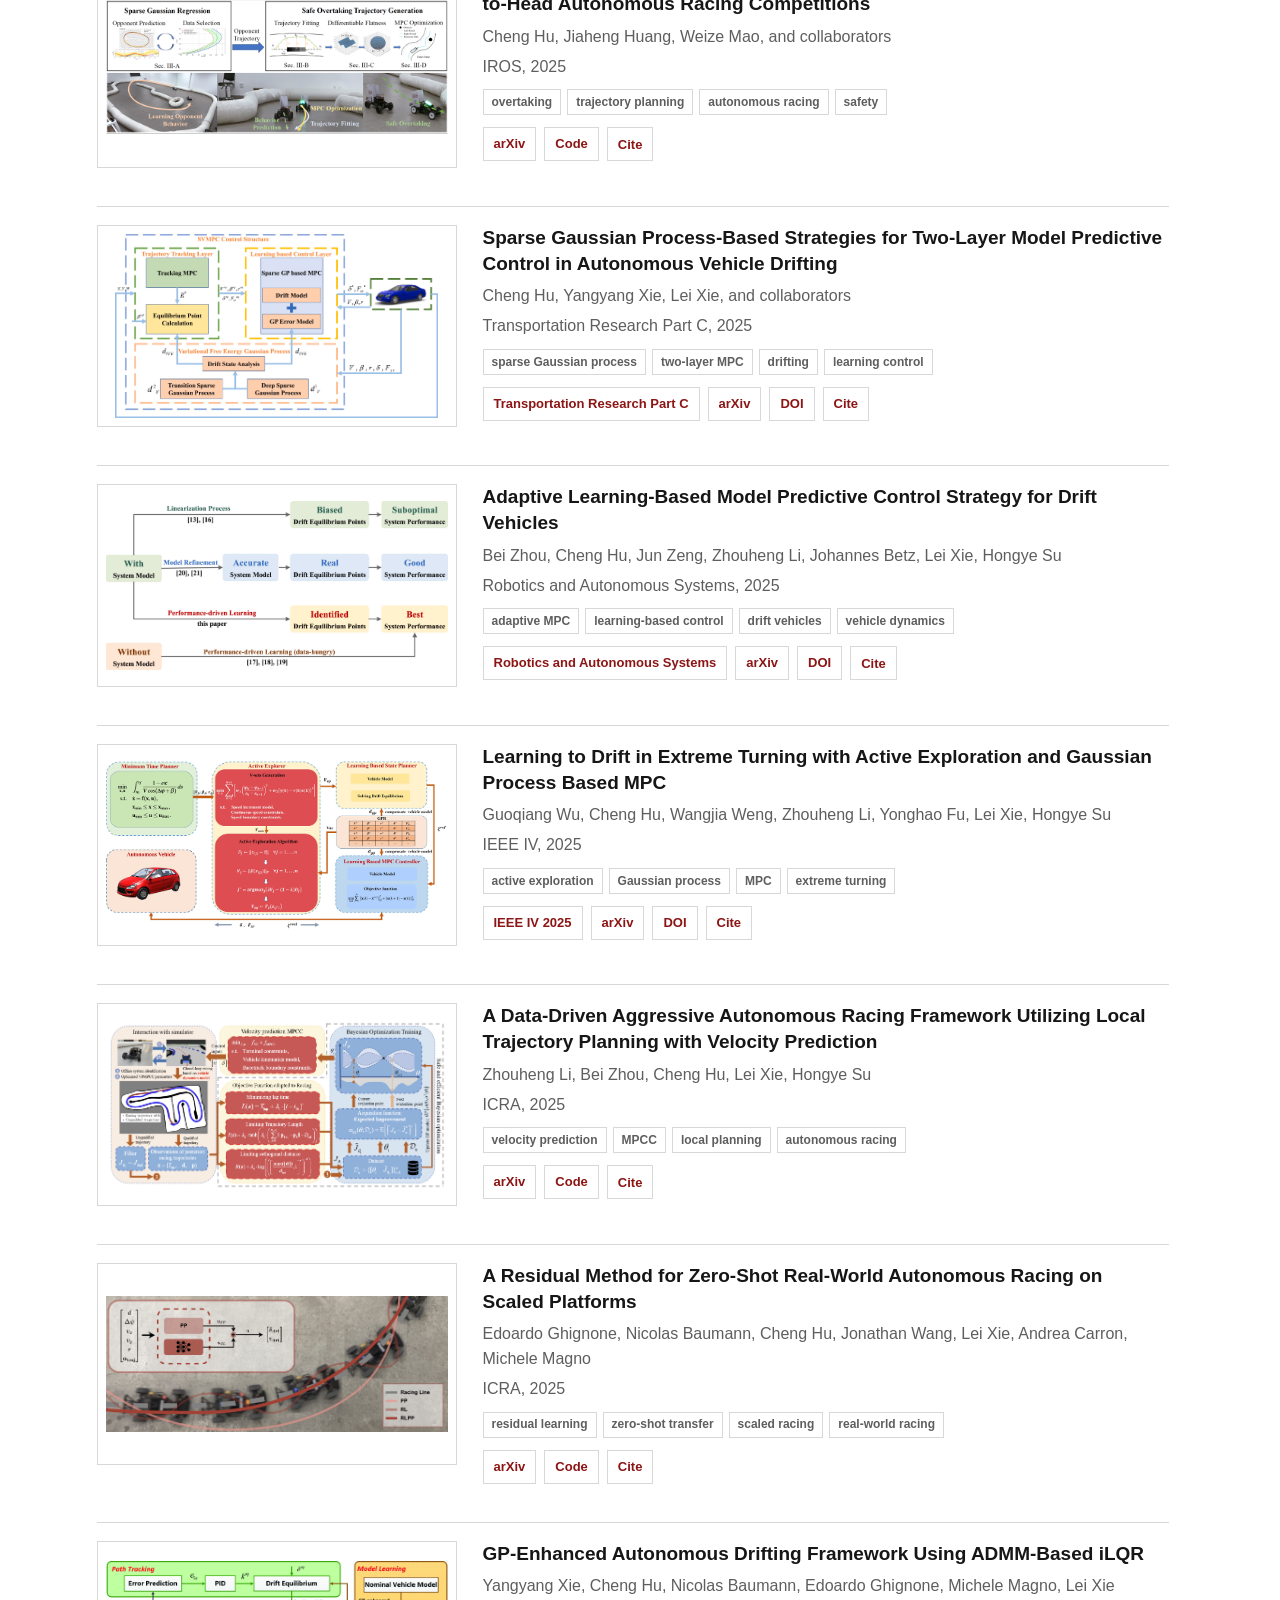
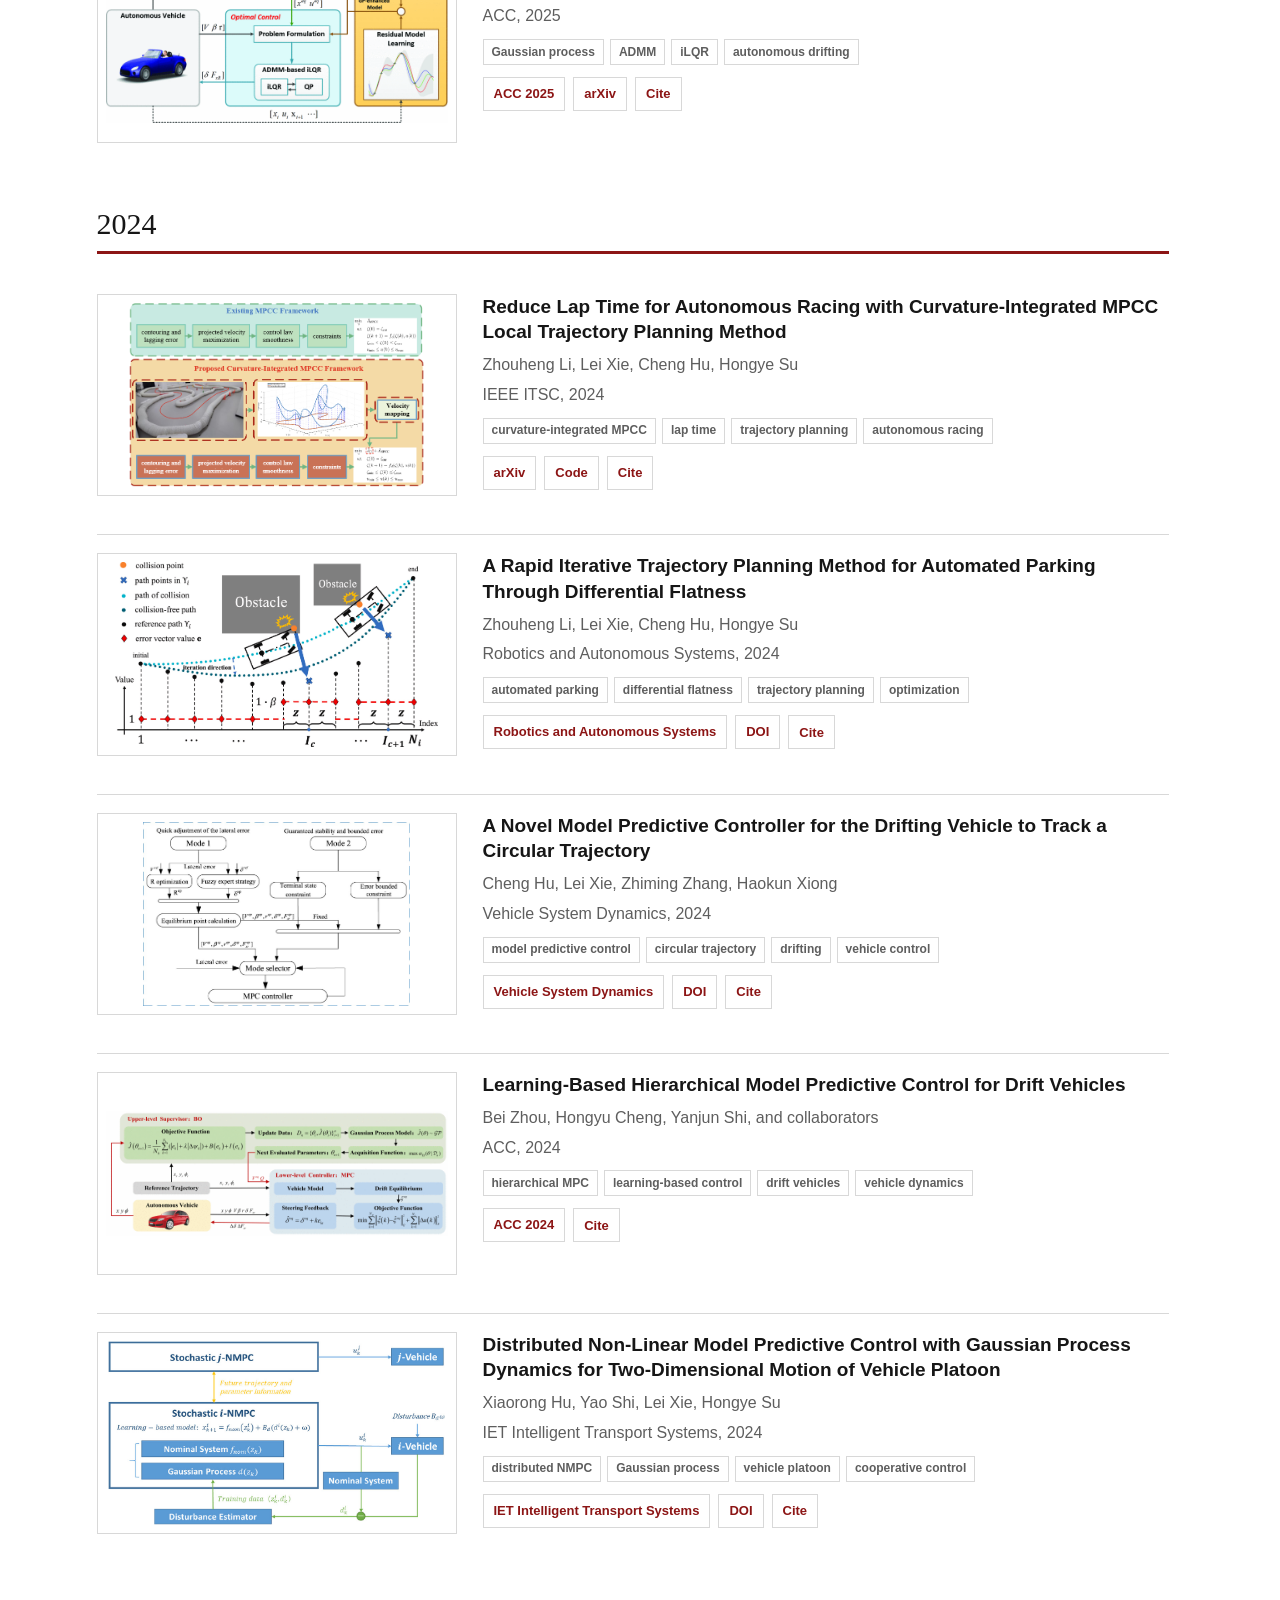
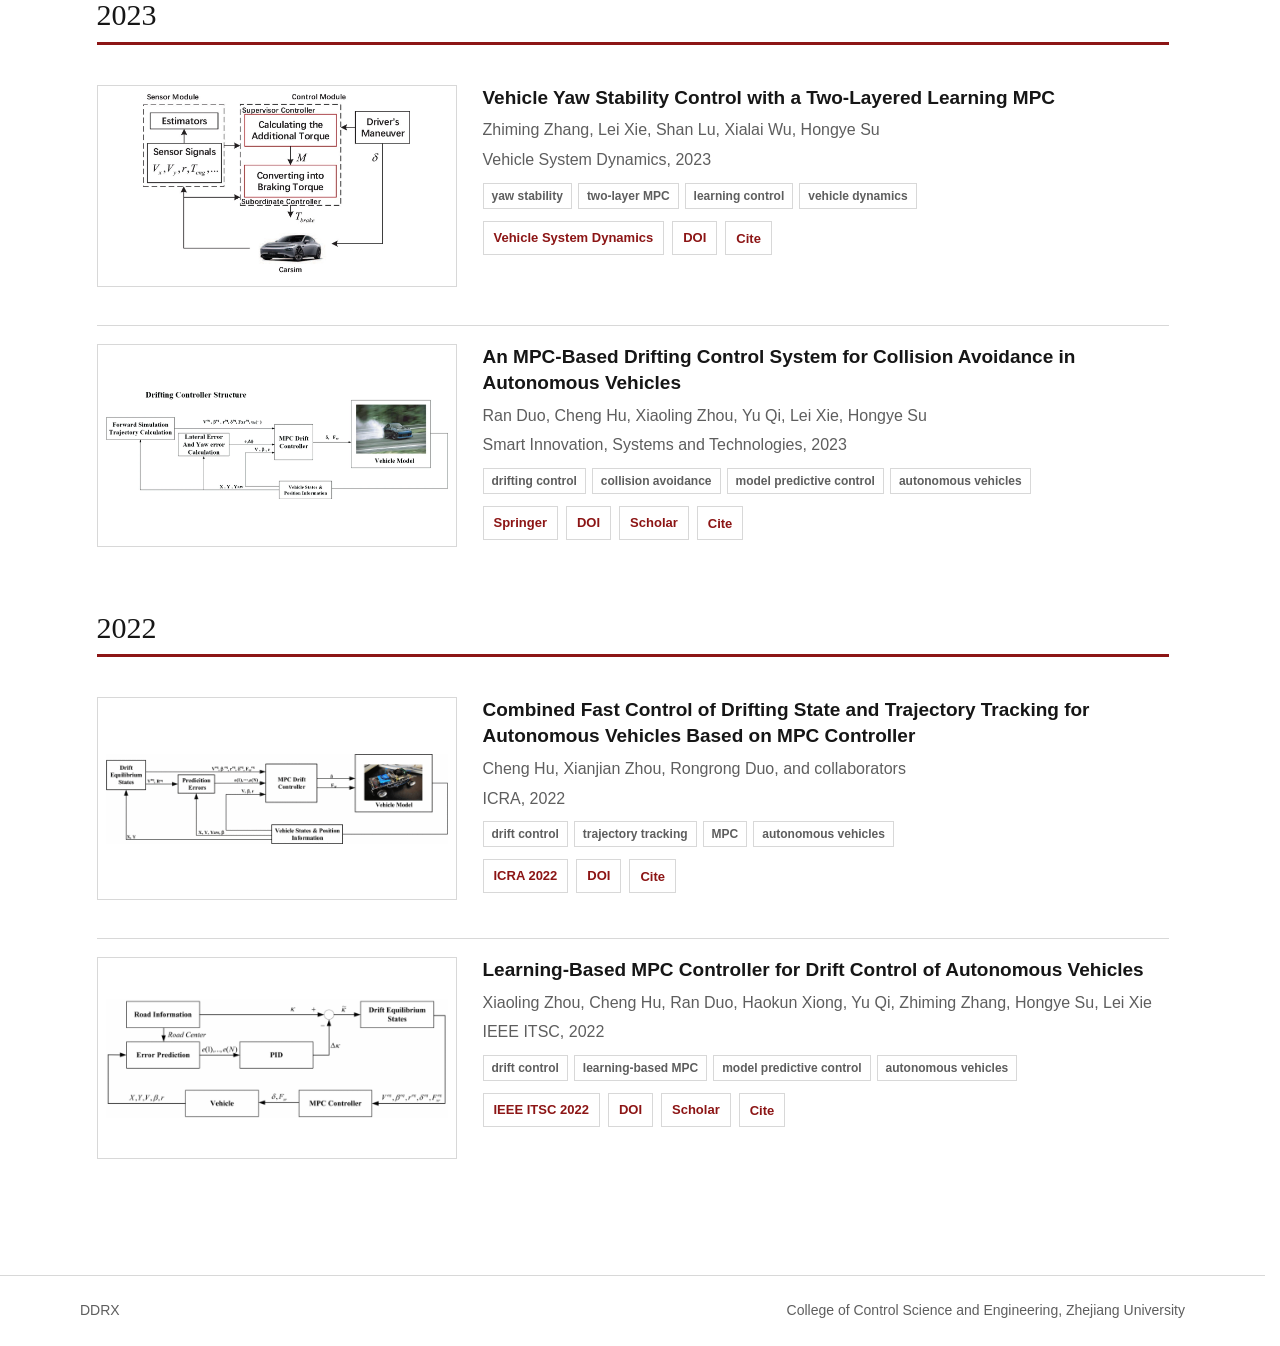
<file: publications.html>
<!doctype html>
<html lang="en">
  <head>
    <meta charset="utf-8">
    <meta name="viewport" content="width=device-width, initial-scale=1">
    <title>Publications - DDRX Vehicle Control Group</title>
    <meta name="description" content="Selected DDRX publications on autonomous driving, drifting, racing, model predictive control, and learning-based vehicle autonomy.">
    <meta property="og:title" content="Publications - DDRX Vehicle Control Group">
    <meta property="og:description" content="Selected papers, preprints, publisher pages, DOI records, code, and citation links from DDRX.">
    <meta property="og:type" content="website">
    <meta property="og:url" content="https://zju-ddrx.github.io/publications.html">
    <meta property="og:image" content="https://zju-ddrx.github.io/assets/images/ddrx-logo-transparent.png">
    <meta name="twitter:card" content="summary_large_image">
    <link rel="canonical" href="https://zju-ddrx.github.io/publications.html">
    <link rel="stylesheet" href="assets/css/styles.css">
  </head>
  <body>
    <header class="site-header">
      <div class="top-rule"></div>
      <div class="header-inner">
        <a class="brand" href="index.html" aria-label="DDRX home">
          <img class="zju-mark" src="assets/images/zju-logo.png" alt="Zhejiang University">
          <img src="assets/images/ddrx-logo-transparent.png" alt="DDRX">
          <span>Driving Drifting Racing X</span>
        </a>
        <button class="nav-toggle" type="button" aria-label="Open navigation" aria-expanded="false">
          <span></span><span></span><span></span>
        </button>
        <nav class="site-nav" aria-label="Main navigation">
          <a href="index.html">Home</a>
          <a href="team.html">Team</a>
          <a href="publications.html" aria-current="page">Publications</a>
          <a href="research.html">Research</a>
          <a href="competitions.html">Competitions</a>
          <a href="lab-life.html">Lab Life</a>
          <a href="join-us.html">Join Us</a>
        </nav>
      </div>
    </header>

    <main class="page">
      <section class="page-heading">
        <p class="eyebrow">Scholarship</p>
        <h1>Publications</h1>
        <p>Selected papers, preprints, publisher pages, DOI records, open-source code, and citation snippets.</p>
      </section>

      <div data-publications></div>
    </main>

    <footer class="site-footer">
      <span>DDRX</span>
      <span>College of Control Science and Engineering, Zhejiang University</span>
    </footer>
    <script src="assets/js/main.js"></script>
    <script src="assets/js/publications.js"></script>
  </body>
</html>
</file>
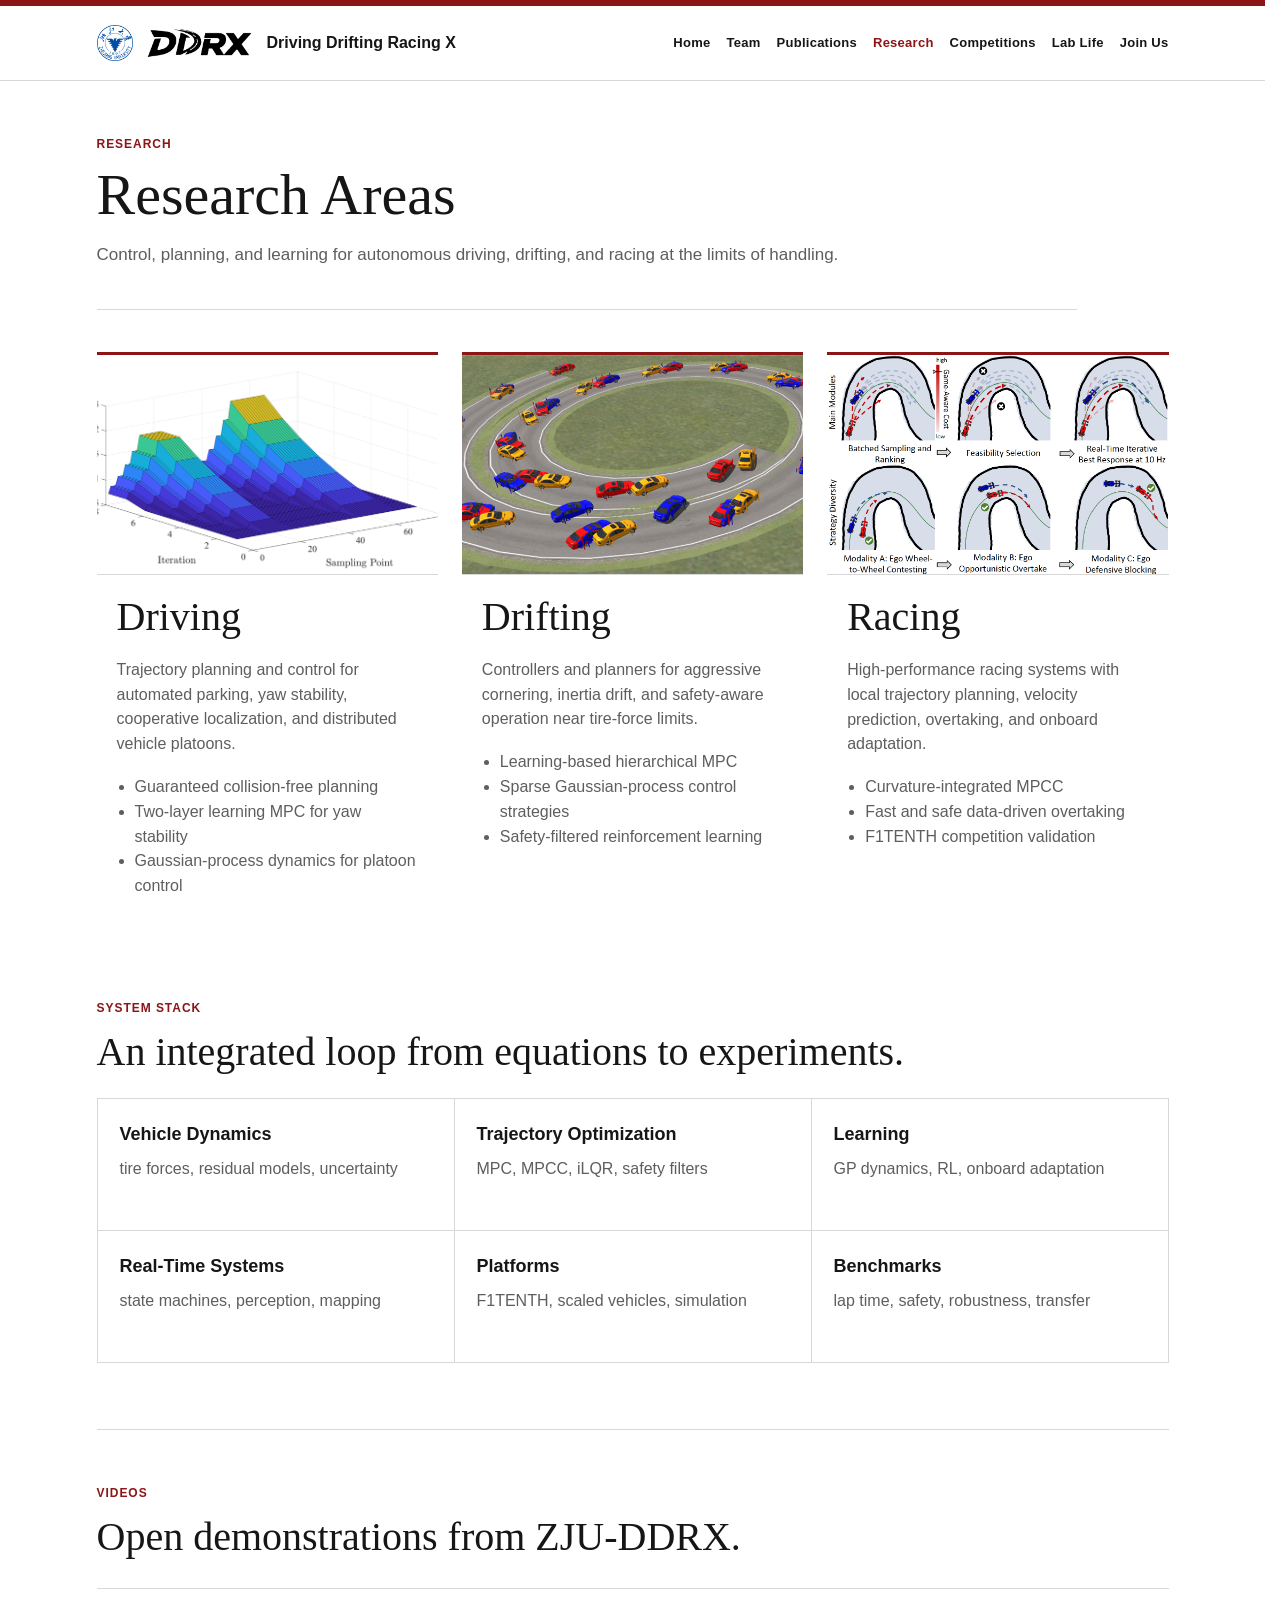
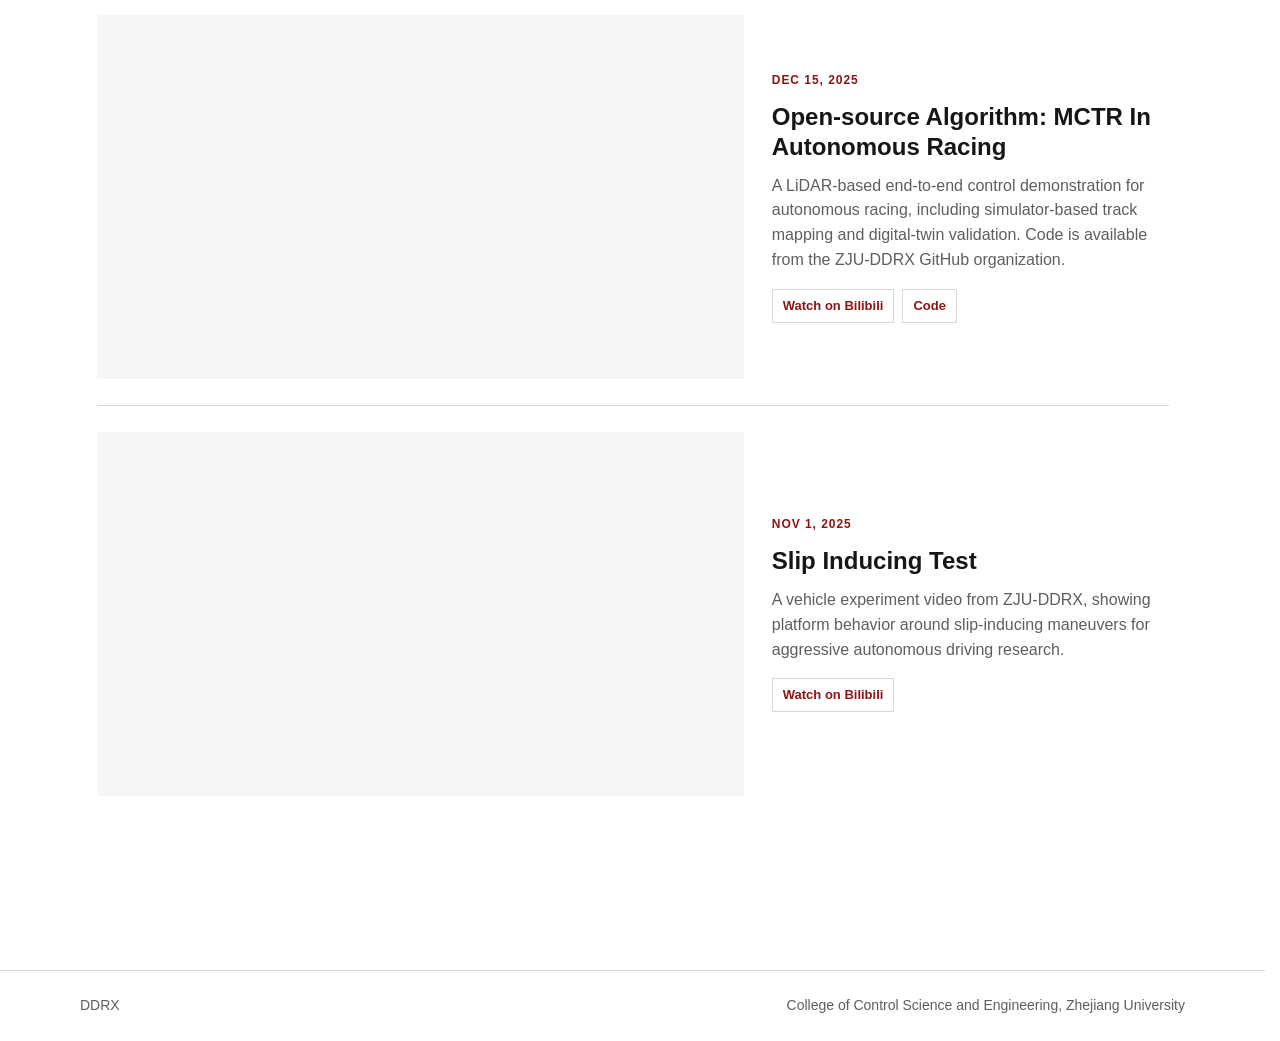
<file: research.html>
<!doctype html>
<html lang="en">
  <head>
    <meta charset="utf-8">
    <meta name="viewport" content="width=device-width, initial-scale=1">
    <title>Research - DDRX Vehicle Control Group</title>
    <meta name="description" content="Research areas of DDRX: autonomous driving, drifting, racing, control, planning, and learning.">
    <meta property="og:title" content="Research - DDRX Vehicle Control Group">
    <meta property="og:description" content="Research areas of DDRX: autonomous driving, drifting, racing, control, planning, and learning.">
    <meta property="og:type" content="website">
    <meta property="og:url" content="https://zju-ddrx.github.io/research.html">
    <meta property="og:image" content="https://zju-ddrx.github.io/assets/images/ddrx-logo-transparent.png">
    <meta name="twitter:card" content="summary_large_image">
    <link rel="canonical" href="https://zju-ddrx.github.io/research.html">
    <link rel="stylesheet" href="assets/css/styles.css">
  </head>
  <body>
    <header class="site-header">
      <div class="top-rule"></div>
      <div class="header-inner">
        <a class="brand" href="index.html" aria-label="DDRX home">
                    <img class="zju-mark" src="assets/images/zju-logo.png" alt="Zhejiang University">
<img src="assets/images/ddrx-logo-transparent.png" alt="DDRX">
          <span>Driving Drifting Racing X</span>
        </a>
        <button class="nav-toggle" type="button" aria-label="Open navigation" aria-expanded="false">
          <span></span><span></span><span></span>
        </button>
        <nav class="site-nav" aria-label="Main navigation">
          <a href="index.html">Home</a>
          <a href="team.html">Team</a>
          <a href="publications.html">Publications</a>
          <a href="research.html" aria-current="page">Research</a>
          <a href="competitions.html">Competitions</a>
          <a href="lab-life.html">Lab Life</a>
          <a href="join-us.html">Join Us</a>
        </nav>
      </div>
    </header>

    <main class="page">
      <section class="page-heading wide">
        <p class="eyebrow">Research</p>
        <h1>Research Areas</h1>
        <p>Control, planning, and learning for autonomous driving, drifting, and racing at the limits of handling.</p>
      </section>

      <section class="research-showcase">
        <article>
          <img class="research-thumb" src="assets/images/papers/parking-flatness.png" alt="Automated parking trajectory planning overview">
          <h2>Driving</h2>
          <p>Trajectory planning and control for automated parking, yaw stability, cooperative localization, and distributed vehicle platoons.</p>
          <ul class="clean-list">
            <li>Guaranteed collision-free planning</li>
            <li>Two-layer learning MPC for yaw stability</li>
            <li>Gaussian-process dynamics for platoon control</li>
          </ul>
        </article>
        <article>
          <img class="research-thumb" src="assets/images/papers/sparse-gp-drifting.png" alt="Sparse Gaussian-process autonomous drifting framework">
          <h2>Drifting</h2>
          <p>Controllers and planners for aggressive cornering, inertia drift, and safety-aware operation near tire-force limits.</p>
          <ul class="clean-list">
            <li>Learning-based hierarchical MPC</li>
            <li>Sparse Gaussian-process control strategies</li>
            <li>Safety-filtered reinforcement learning</li>
          </ul>
        </article>
        <article>
          <img class="research-thumb" src="assets/images/papers/sgtp-racing.png" alt="Sampling-based game-theoretic planning for real-time multi-vehicle autonomous racing">
          <h2>Racing</h2>
          <p>High-performance racing systems with local trajectory planning, velocity prediction, overtaking, and onboard adaptation.</p>
          <ul class="clean-list">
            <li>Curvature-integrated MPCC</li>
            <li>Fast and safe data-driven overtaking</li>
            <li>F1TENTH competition validation</li>
          </ul>
        </article>
      </section>

      <section class="lab-system">
        <div class="section-heading">
          <p class="eyebrow">System Stack</p>
          <h2>An integrated loop from equations to experiments.</h2>
        </div>
        <div class="system-grid">
          <div><strong>Vehicle Dynamics</strong><span>tire forces, residual models, uncertainty</span></div>
          <div><strong>Trajectory Optimization</strong><span>MPC, MPCC, iLQR, safety filters</span></div>
          <div><strong>Learning</strong><span>GP dynamics, RL, onboard adaptation</span></div>
          <div><strong>Real-Time Systems</strong><span>state machines, perception, mapping</span></div>
          <div><strong>Platforms</strong><span>F1TENTH, scaled vehicles, simulation</span></div>
          <div><strong>Benchmarks</strong><span>lap time, safety, robustness, transfer</span></div>
        </div>
      </section>

      <section class="video-showcase">
        <div class="section-heading">
          <p class="eyebrow">Videos</p>
          <h2>Open demonstrations from ZJU-DDRX.</h2>
        </div>
        <article class="video-row">
          <div class="video-frame">
            <iframe src="https://player.bilibili.com/player.html?bvid=BV1LdqWBXEBo&amp;page=1&amp;high_quality=1&amp;autoplay=0" title="Open-source Algorithm: MCTR In Autonomous Racing" allowfullscreen loading="lazy"></iframe>
          </div>
          <div>
            <p class="eyebrow">Dec 15, 2025</p>
            <h3>Open-source Algorithm: MCTR In Autonomous Racing</h3>
            <p>A LiDAR-based end-to-end control demonstration for autonomous racing, including simulator-based track mapping and digital-twin validation. Code is available from the ZJU-DDRX GitHub organization.</p>
            <div class="paper-links">
              <a href="https://www.bilibili.com/video/BV1LdqWBXEBo/" target="_blank" rel="noreferrer">Watch on Bilibili</a>
              <a href="https://github.com/ZJU-DDRX/MCTR" target="_blank" rel="noreferrer">Code</a>
            </div>
          </div>
        </article>
        <article class="video-row">
          <div class="video-frame">
            <iframe src="https://player.bilibili.com/player.html?bvid=BV1yN1VBxE7g&amp;page=1&amp;high_quality=1&amp;autoplay=0" title="Slip Inducing Test" allowfullscreen loading="lazy"></iframe>
          </div>
          <div>
            <p class="eyebrow">Nov 1, 2025</p>
            <h3>Slip Inducing Test</h3>
            <p>A vehicle experiment video from ZJU-DDRX, showing platform behavior around slip-inducing maneuvers for aggressive autonomous driving research.</p>
            <div class="paper-links">
              <a href="https://www.bilibili.com/video/BV1yN1VBxE7g/" target="_blank" rel="noreferrer">Watch on Bilibili</a>
            </div>
          </div>
        </article>
      </section>
    </main>

    <footer class="site-footer">
      <span>DDRX</span>
      <span>College of Control Science and Engineering, Zhejiang University</span>
    </footer>
    <script src="assets/js/main.js"></script>
  </body>
</html>
</file>
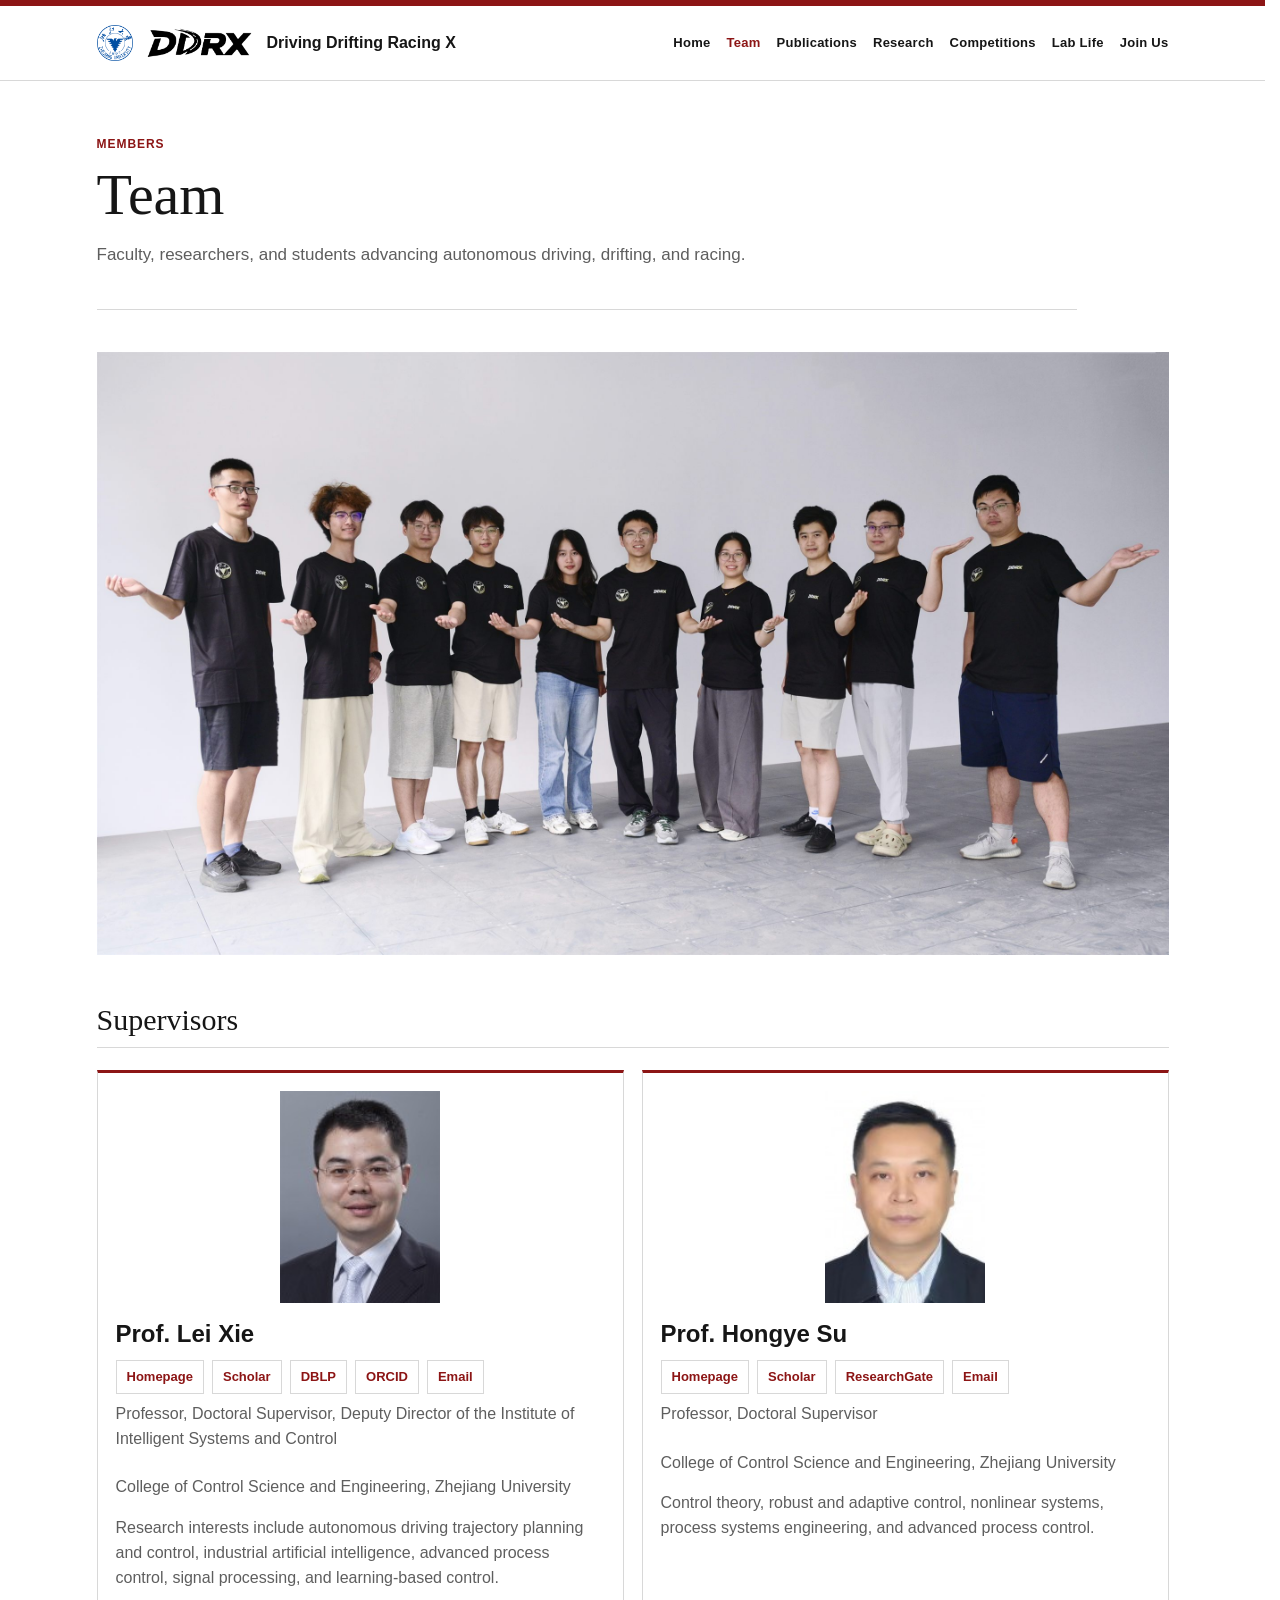
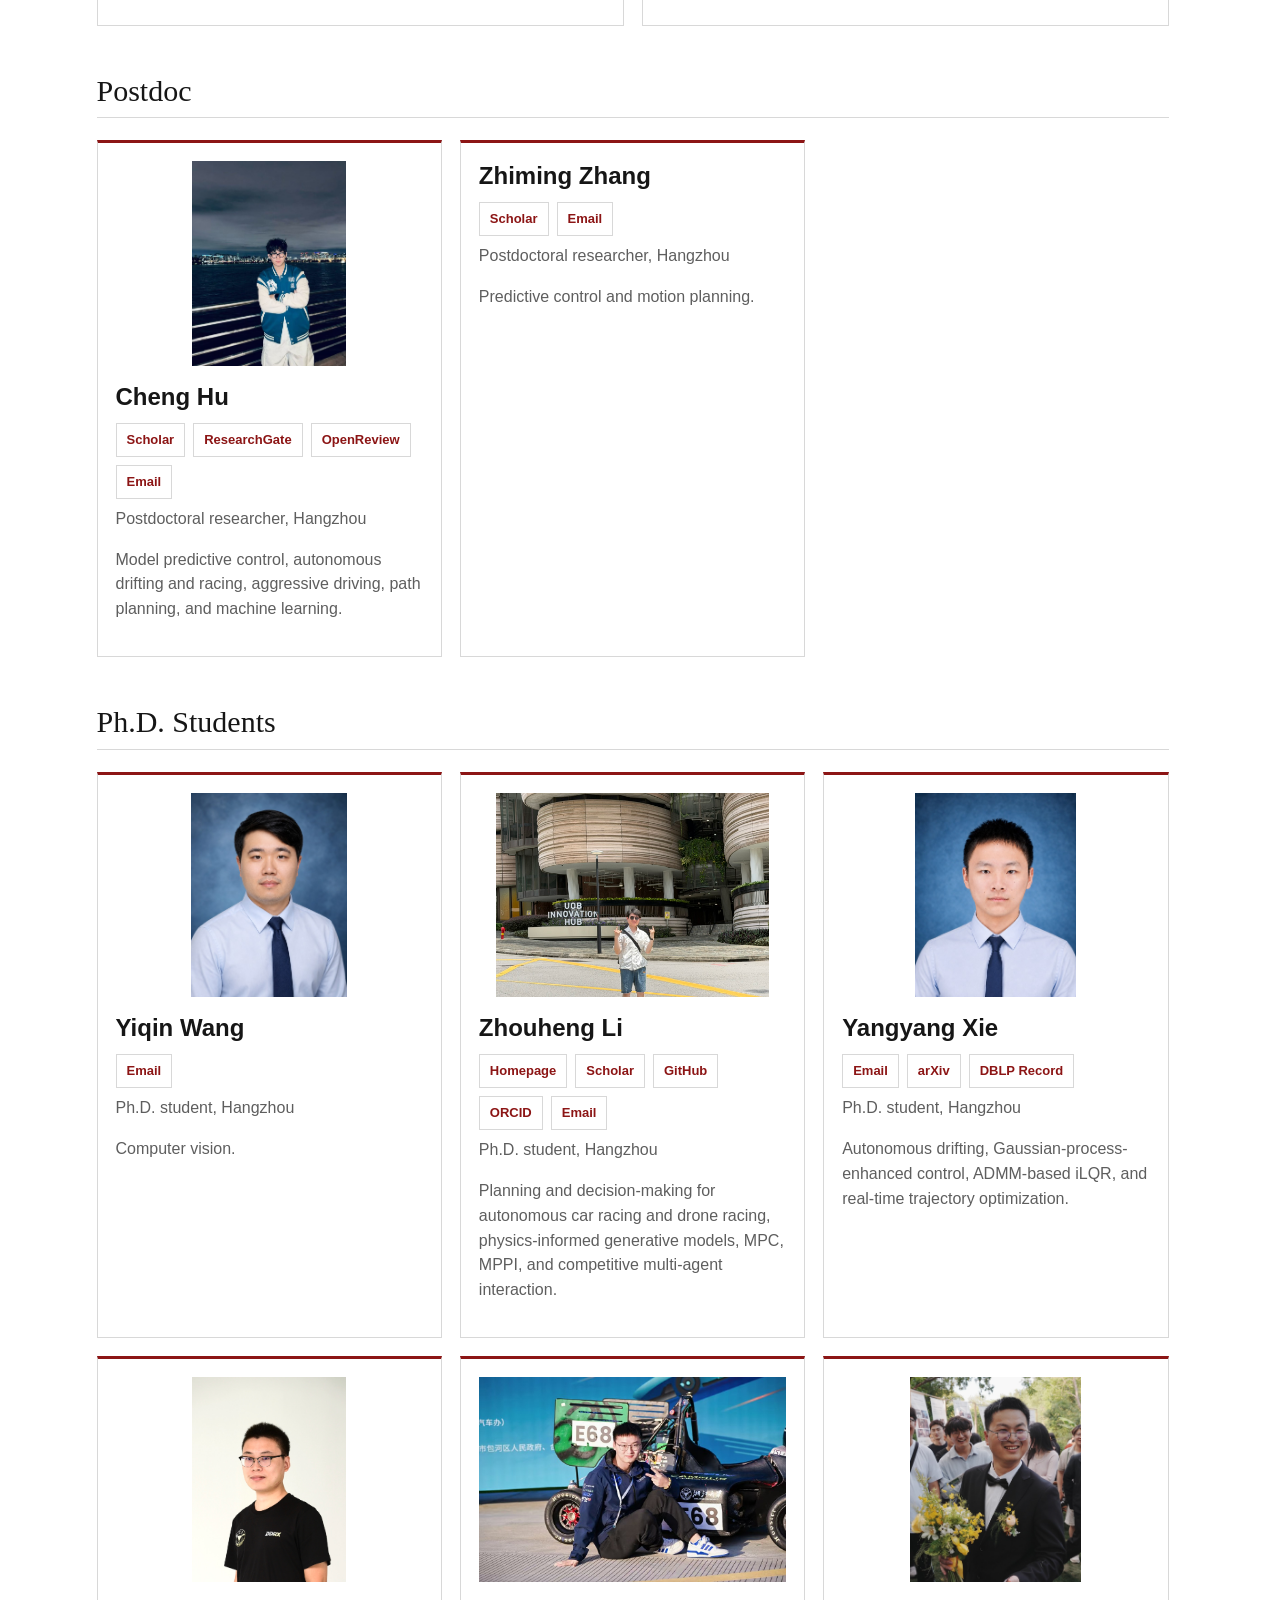
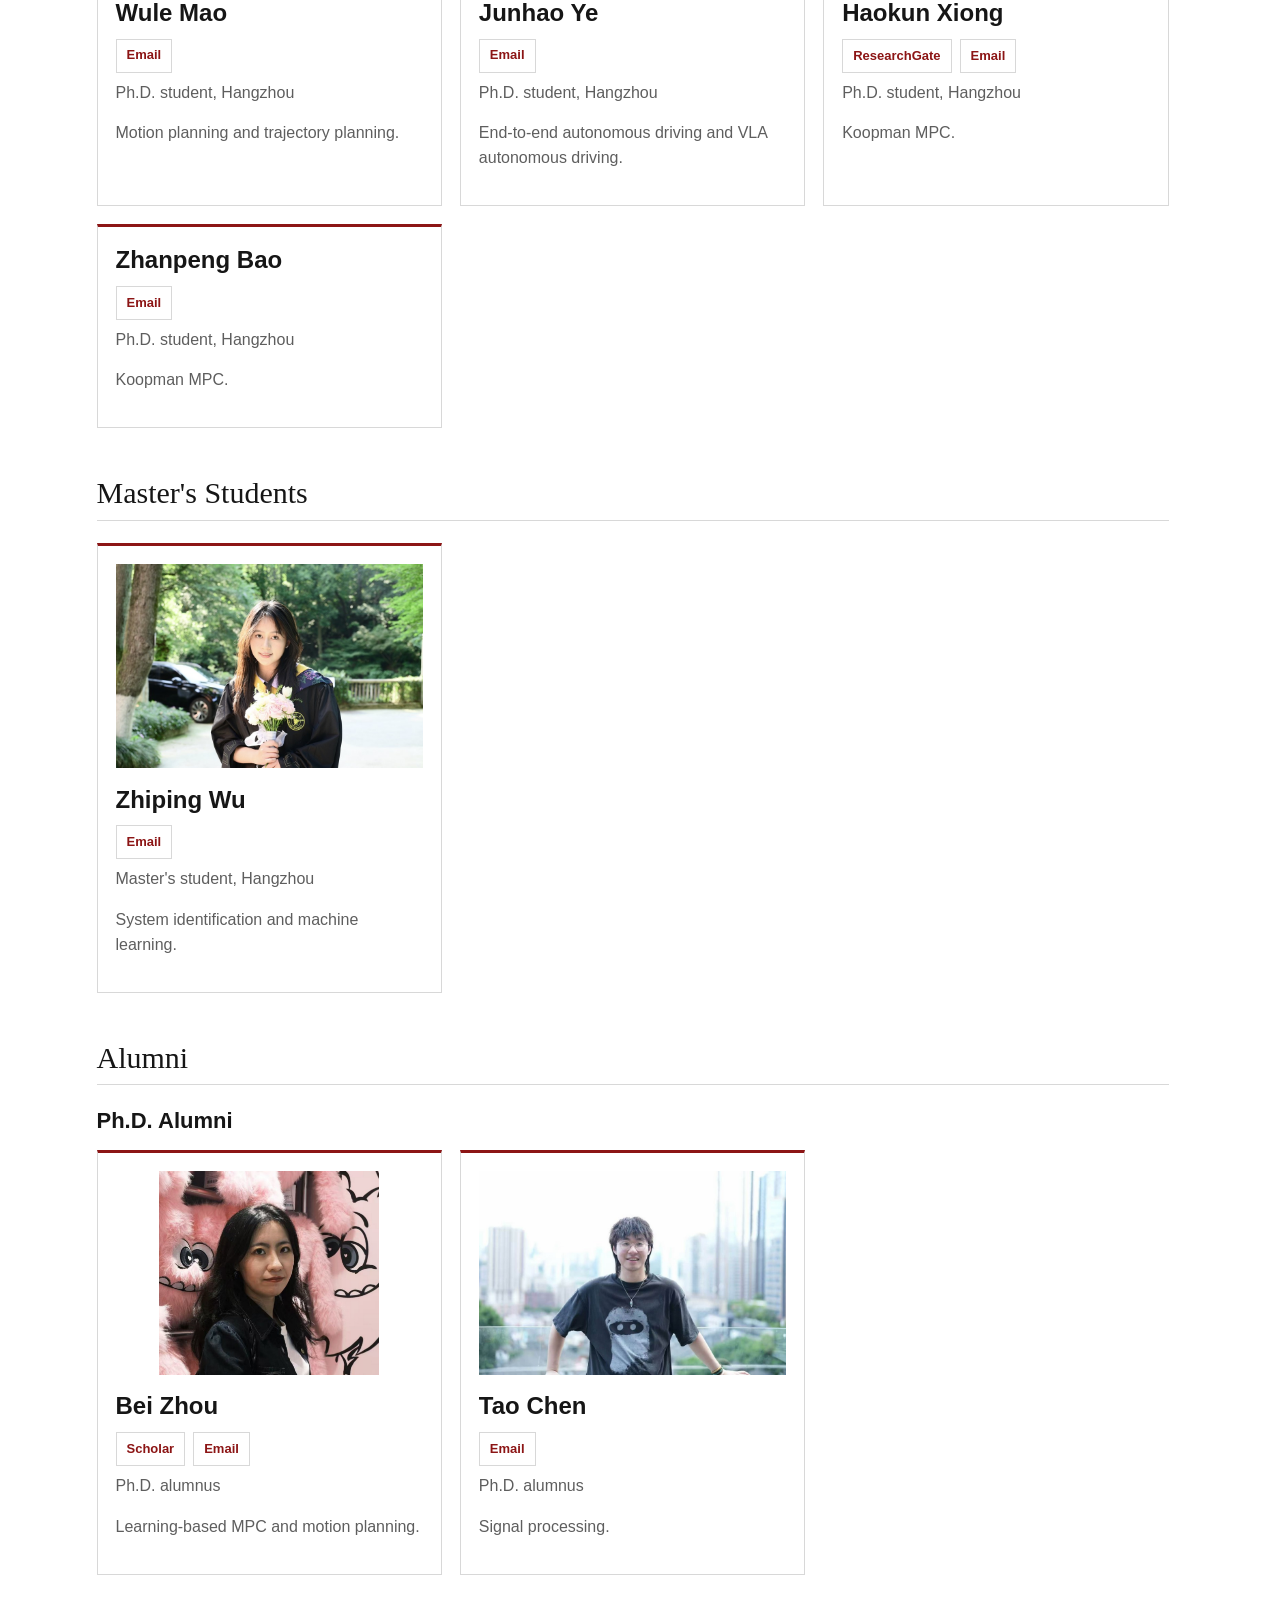
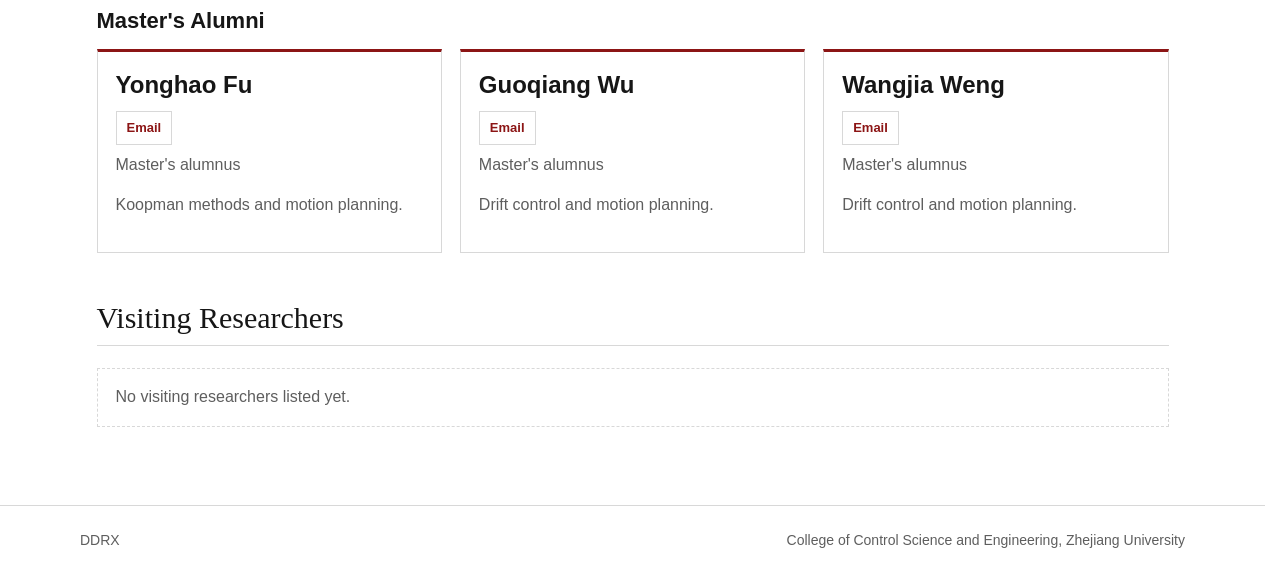
<file: team.html>
<!doctype html>
<html lang="en">
  <head>
    <meta charset="utf-8">
    <meta name="viewport" content="width=device-width, initial-scale=1">
    <title>Team - DDRX Vehicle Control Group</title>
    <meta name="description" content="Faculty, researchers, and students advancing autonomous driving, drifting, and racing at DDRX.">
    <meta property="og:title" content="Team - DDRX Vehicle Control Group">
    <meta property="og:description" content="Faculty, researchers, and students advancing autonomous driving, drifting, and racing at DDRX.">
    <meta property="og:type" content="website">
    <meta property="og:url" content="https://zju-ddrx.github.io/team.html">
    <meta property="og:image" content="https://zju-ddrx.github.io/assets/images/ddrx-logo-transparent.png">
    <meta name="twitter:card" content="summary_large_image">
    <link rel="canonical" href="https://zju-ddrx.github.io/team.html">
    <link rel="stylesheet" href="assets/css/styles.css">
  </head>
  <body>
    <header class="site-header">
      <div class="top-rule"></div>
      <div class="header-inner">
        <a class="brand" href="index.html" aria-label="DDRX home">
                    <img class="zju-mark" src="assets/images/zju-logo.png" alt="Zhejiang University">
<img src="assets/images/ddrx-logo-transparent.png" alt="DDRX">
          <span>Driving Drifting Racing X</span>
        </a>
        <button class="nav-toggle" type="button" aria-label="Open navigation" aria-expanded="false">
          <span></span><span></span><span></span>
        </button>
        <nav class="site-nav" aria-label="Main navigation">
          <a href="index.html">Home</a>
          <a href="team.html" aria-current="page">Team</a>
          <a href="publications.html">Publications</a>
          <a href="research.html">Research</a>
          <a href="competitions.html">Competitions</a>
          <a href="lab-life.html">Lab Life</a>
          <a href="join-us.html">Join Us</a>
        </nav>
      </div>
    </header>

    <main class="page">
      <section class="page-heading wide">
        <p class="eyebrow">Members</p>
        <h1>Team</h1>
        <p>Faculty, researchers, and students advancing autonomous driving, drifting, and racing.</p>
      </section>

      <img class="team-header-photo" src="assets/images/lab-life/header-20260817.jpg" width="2400" height="1350" alt="DDRX team group photo in August 2026" fetchpriority="high">

      <section class="people-section">
        <h2>Supervisors</h2>
        <div class="profile-grid lead-grid">
          <article class="profile-card lead-profile">
            <div class="profile-photo-frame">
              <img class="profile-photo" src="assets/images/people/lei-xie.jpg" alt="Prof. Lei Xie">
            </div>
            <div class="profile-main">
              <div class="profile-head">
                <div class="profile-title-row">
                  <h3>Prof. Lei Xie</h3>
                  <div class="profile-links">
                    <a href="https://mypage.zju.edu.cn/leigh" target="_blank" rel="noreferrer">Homepage</a>
                    <a href="https://scholar.google.com/citations?user=7ZZ_-m0AAAAJ&amp;hl=zh-CN" target="_blank" rel="noreferrer">Scholar</a>
                    <a href="https://dblp.org/pid/70/1741-7" target="_blank" rel="noreferrer">DBLP</a>
                    <a href="https://orcid.org/0000-0002-7669-1886" target="_blank" rel="noreferrer">ORCID</a>
                    <a href="mailto:lxie@zju.edu.cn">Email</a>
                  </div>
                </div>
                <p>Professor, Doctoral Supervisor, Deputy Director of the Institute of Intelligent Systems and Control</p>
                <p>College of Control Science and Engineering, Zhejiang University</p>
              </div>
              <p class="profile-bio">Research interests include autonomous driving trajectory planning and control, industrial artificial intelligence, advanced process control, signal processing, and learning-based control.</p>
            </div>
          </article>

          <article class="profile-card lead-profile">
            <div class="profile-photo-frame">
              <img class="profile-photo" src="assets/images/people/hongye-su.jpg" alt="Prof. Hongye Su">
            </div>
            <div class="profile-main">
              <div class="profile-head">
                <div class="profile-title-row">
                  <h3>Prof. Hongye Su</h3>
                  <div class="profile-links">
                    <a href="https://person.zju.edu.cn/en/suhy" target="_blank" rel="noreferrer">Homepage</a>
                    <a href="https://scholar.google.com/citations?user=9rfFRjgAAAAJ&amp;hl=zh-CN" target="_blank" rel="noreferrer">Scholar</a>
                    <a href="https://www.researchgate.net/profile/Hongye-Su" target="_blank" rel="noreferrer">ResearchGate</a>
                    <a href="mailto:hysu69@zju.edu.cn">Email</a>
                  </div>
                </div>
                <p>Professor, Doctoral Supervisor</p>
                <p>College of Control Science and Engineering, Zhejiang University</p>
              </div>
              <p class="profile-bio">Control theory, robust and adaptive control, nonlinear systems, process systems engineering, and advanced process control.</p>
            </div>
          </article>
        </div>
      </section>

      <section class="people-section">
        <h2>Postdoc</h2>
        <div class="profile-grid">
          <article class="profile-card">
            <div class="profile-photo-frame">
              <img class="profile-photo" src="assets/images/people/cheng-hu.jpg" alt="Cheng Hu">
            </div>
            <div class="profile-main">
              <div class="profile-head">
                <div class="profile-title-row">
                  <h3>Cheng Hu</h3>
                  <div class="profile-links">
                    <a href="https://scholar.google.com/citations?hl=zh-CN&amp;user=1LV1boEAAAAJ" target="_blank" rel="noreferrer">Scholar</a>
                    <a href="https://www.researchgate.net/profile/Cheng-Hu-30" target="_blank" rel="noreferrer">ResearchGate</a>
                    <a href="https://openreview.net/profile?id=~Cheng_Hu3" target="_blank" rel="noreferrer">OpenReview</a>
                    <a href="mailto:chenghu@zju.edu.cn">Email</a>
                  </div>
                </div>
                <p>Postdoctoral researcher, Hangzhou</p>
              </div>
              <p class="profile-bio">Model predictive control, autonomous drifting and racing, aggressive driving, path planning, and machine learning.</p>
            </div>
          </article>

          <article class="profile-card">
            <div class="profile-mark">ZZ</div>
            <div class="profile-main">
              <div class="profile-head">
                <div class="profile-title-row">
                  <h3>Zhiming Zhang</h3>
                  <div class="profile-links">
                    <a href="https://scholar.google.com/citations?hl=zh-CN&amp;user=9gZVp2oAAAAJ" target="_blank" rel="noreferrer">Scholar</a>
                    <a href="mailto:12032021@zju.edu.cn">Email</a>
                  </div>
                </div>
                <p>Postdoctoral researcher, Hangzhou</p>
              </div>
              <p class="profile-bio">Predictive control and motion planning.</p>
            </div>
          </article>
        </div>
      </section>

      <section class="people-section">
        <h2>Ph.D. Students</h2>
        <div class="profile-grid">
          <article class="profile-card">
            <div class="profile-photo-frame">
              <img class="profile-photo" src="assets/images/people/yiqin-wang.jpg" alt="Yiqin Wang">
            </div>
            <div class="profile-main">
              <div class="profile-head">
                <div class="profile-title-row">
                  <h3>Yiqin Wang</h3>
                  <div class="profile-links">
                    <a href="mailto:yiqinwang@zju.edu.cn">Email</a>
                  </div>
                </div>
                <p>Ph.D. student, Hangzhou</p>
              </div>
              <p class="profile-bio">Computer vision.</p>
            </div>
          </article>

          <article class="profile-card">
            <div class="profile-photo-frame">
              <img class="profile-photo" src="assets/images/people/zhouheng-li.jpg" alt="Zhouheng Li">
            </div>
            <div class="profile-main">
              <div class="profile-head">
                <div class="profile-title-row">
                  <h3>Zhouheng Li</h3>
                  <div class="profile-links">
                    <a href="https://zhouhengli.github.io/" target="_blank" rel="noreferrer">Homepage</a>
                    <a href="https://scholar.google.com.hk/citations?hl=zh-CN&amp;user=uLVKrmYAAAAJ" target="_blank" rel="noreferrer">Scholar</a>
                    <a href="https://github.com/zhouhengli" target="_blank" rel="noreferrer">GitHub</a>
                    <a href="https://orcid.org/0009-0009-5084-8556" target="_blank" rel="noreferrer">ORCID</a>
                    <a href="mailto:zh_li@zju.edu.cn">Email</a>
                  </div>
                </div>
                <p>Ph.D. student, Hangzhou</p>
              </div>
              <p class="profile-bio">Planning and decision-making for autonomous car racing and drone racing, physics-informed generative models, MPC, MPPI, and competitive multi-agent interaction.</p>
            </div>
          </article>

          <article class="profile-card">
            <div class="profile-photo-frame">
              <img class="profile-photo" src="assets/images/people/yangyang-xie.jpg" alt="Yangyang Xie">
            </div>
            <div class="profile-main">
              <div class="profile-head">
                <div class="profile-title-row">
                  <h3>Yangyang Xie</h3>
                  <div class="profile-links">
                    <a href="mailto:22332009@zju.edu.cn">Email</a>
                    <a href="https://arxiv.org/abs/2503.11083" target="_blank" rel="noreferrer">arXiv</a>
                    <a href="https://dblp.org/rec/conf/amcc/XieHBGMX25" target="_blank" rel="noreferrer">DBLP Record</a>
                  </div>
                </div>
                <p>Ph.D. student, Hangzhou</p>
              </div>
              <p class="profile-bio">Autonomous drifting, Gaussian-process-enhanced control, ADMM-based iLQR, and real-time trajectory optimization.</p>
            </div>
          </article>

          <article class="profile-card">
            <div class="profile-photo-frame">
              <img class="profile-photo" src="assets/images/people/wule-mao.jpg" alt="Wule Mao">
            </div>
            <div class="profile-main">
              <div class="profile-head">
                <div class="profile-title-row">
                  <h3>Wule Mao</h3>
                  <div class="profile-links">
                    <a href="mailto:wlmao@zju.edu.cn">Email</a>
                  </div>
                </div>
                <p>Ph.D. student, Hangzhou</p>
              </div>
              <p class="profile-bio">Motion planning and trajectory planning.</p>
            </div>
          </article>

          <article class="profile-card">
            <div class="profile-photo-frame">
              <img class="profile-photo" src="assets/images/people/junhao-ye.jpg" alt="Junhao Ye">
            </div>
            <div class="profile-main">
              <div class="profile-head">
                <div class="profile-title-row">
                  <h3>Junhao Ye</h3>
                  <div class="profile-links">
                    <a href="mailto:3220100844@zju.edu.cn">Email</a>
                  </div>
                </div>
                <p>Ph.D. student, Hangzhou</p>
              </div>
              <p class="profile-bio">End-to-end autonomous driving and VLA autonomous driving.</p>
            </div>
          </article>

          <article class="profile-card">
            <div class="profile-photo-frame">
              <img class="profile-photo" src="assets/images/people/haokun-xiong.jpg" alt="Haokun Xiong">
            </div>
            <div class="profile-main">
              <div class="profile-head">
                <div class="profile-title-row">
                  <h3>Haokun Xiong</h3>
                  <div class="profile-links">
                    <a href="https://www.researchgate.net/profile/Haokun-Xiong-2" target="_blank" rel="noreferrer">ResearchGate</a>
                    <a href="mailto:haokunxiong@zju.edu.cn">Email</a>
                  </div>
                </div>
                <p>Ph.D. student, Hangzhou</p>
              </div>
              <p class="profile-bio">Koopman MPC.</p>
            </div>
          </article>

          <article class="profile-card">
            <div class="profile-mark">ZB</div>
            <div class="profile-main">
              <div class="profile-head">
                <div class="profile-title-row">
                  <h3>Zhanpeng Bao</h3>
                  <div class="profile-links">
                    <a href="mailto:zhanpbao@163.com">Email</a>
                  </div>
                </div>
                <p>Ph.D. student, Hangzhou</p>
              </div>
              <p class="profile-bio">Koopman MPC.</p>
            </div>
          </article>
        </div>
      </section>

      <section class="people-section">
        <h2>Master's Students</h2>
        <div class="profile-grid">
          <article class="profile-card">
            <div class="profile-photo-frame">
              <img class="profile-photo" src="assets/images/people/zhiping-wu.jpg" alt="Zhiping Wu">
            </div>
            <div class="profile-main">
              <div class="profile-head">
                <div class="profile-title-row">
                  <h3>Zhiping Wu</h3>
                  <div class="profile-links">
                    <a href="mailto:22560061@zju.edu.cn">Email</a>
                  </div>
                </div>
                <p>Master's student, Hangzhou</p>
              </div>
              <p class="profile-bio">System identification and machine learning.</p>
            </div>
          </article>
        </div>
      </section>

      <section class="people-section alumni-section">
        <h2>Alumni</h2>

        <div class="people-subsection">
          <h3 class="people-subheading">Ph.D. Alumni</h3>
          <div class="profile-grid">
            <article class="profile-card">
              <div class="profile-photo-frame">
                <img class="profile-photo" src="assets/images/people/bei-zhou.jpg" alt="Bei Zhou">
              </div>
              <div class="profile-main">
                <div class="profile-head">
                  <div class="profile-title-row">
                    <h3>Bei Zhou</h3>
                    <div class="profile-links">
                      <a href="https://scholar.google.com/citations?hl=zh-CN&amp;user=4-y05XwAAAAJ" target="_blank" rel="noreferrer">Scholar</a>
                      <a href="mailto:zhoubei@zju.edu.cn">Email</a>
                    </div>
                  </div>
                  <p>Ph.D. alumnus</p>
                </div>
                <p class="profile-bio">Learning-based MPC and motion planning.</p>
              </div>
            </article>

            <article class="profile-card">
              <div class="profile-photo-frame">
                <img class="profile-photo" src="assets/images/people/tao-chen.jpg" alt="Tao Chen">
              </div>
              <div class="profile-main">
                <div class="profile-head">
                  <div class="profile-title-row">
                    <h3>Tao Chen</h3>
                    <div class="profile-links">
                      <a href="mailto:chentao227722@163.com">Email</a>
                    </div>
                  </div>
                  <p>Ph.D. alumnus</p>
                </div>
                <p class="profile-bio">Signal processing.</p>
              </div>
            </article>
          </div>
        </div>

        <div class="people-subsection">
          <h3 class="people-subheading">Master's Alumni</h3>
          <div class="profile-grid">
            <article class="profile-card">
              <div class="profile-mark">FY</div>
              <div class="profile-main">
                <div class="profile-head">
                  <div class="profile-title-row">
                    <h3>Yonghao Fu</h3>
                    <div class="profile-links">
                      <a href="mailto:22360414@zju.edu.cn">Email</a>
                    </div>
                  </div>
                  <p>Master's alumnus</p>
                </div>
                <p class="profile-bio">Koopman methods and motion planning.</p>
              </div>
            </article>

            <article class="profile-card">
              <div class="profile-mark">GW</div>
              <div class="profile-main">
                <div class="profile-head">
                  <div class="profile-title-row">
                    <h3>Guoqiang Wu</h3>
                    <div class="profile-links">
                      <a href="mailto:22360409@zju.edu.cn">Email</a>
                    </div>
                  </div>
                  <p>Master's alumnus</p>
                </div>
                <p class="profile-bio">Drift control and motion planning.</p>
              </div>
            </article>

            <article class="profile-card">
              <div class="profile-mark">WW</div>
              <div class="profile-main">
                <div class="profile-head">
                  <div class="profile-title-row">
                    <h3>Wangjia Weng</h3>
                    <div class="profile-links">
                      <a href="mailto:22260379@zju.edu.cn">Email</a>
                    </div>
                  </div>
                  <p>Master's alumnus</p>
                </div>
                <p class="profile-bio">Drift control and motion planning.</p>
              </div>
            </article>
          </div>
        </div>
      </section>

      <section class="people-section">
        <h2>Visiting Researchers</h2>
        <p class="people-empty">No visiting researchers listed yet.</p>
      </section>
    </main>

    <footer class="site-footer">
      <span>DDRX</span>
      <span>College of Control Science and Engineering, Zhejiang University</span>
    </footer>
    <script src="assets/js/main.js"></script>
  </body>
</html>
</file>
<file: assets/css/styles.css>
:root {
  --color-ink: #161616;
  --color-muted: #5e5e5e;
  --color-line: #d8d8d8;
  --color-paper: #ffffff;
  --color-soft: #f6f6f4;
  --color-accent: #8c1515;
  --color-accent-dark: #5f0f0f;
  --layout-max: 1120px;
  --space-page-x: 24px;
}

/* Base */
* {
  box-sizing: border-box;
}

html {
  color: var(--color-ink);
  font-family: Arial, Helvetica, sans-serif;
  line-height: 1.55;
  overflow-y: scroll;
  scroll-behavior: smooth;
  scrollbar-gutter: stable;
}

body {
  margin: 0;
  background: var(--color-paper);
}

a {
  color: var(--color-accent);
  text-decoration: none;
}

a:hover {
  color: var(--color-accent-dark);
  text-decoration: underline;
  text-underline-offset: 3px;
}

img {
  display: block;
  max-width: 100%;
}

h1,
h2,
h3,
p {
  margin-top: 0;
}

h1,
h2 {
  font-family: Georgia, "Times New Roman", serif;
  font-weight: 500;
  letter-spacing: 0;
}

h1 {
  margin-bottom: 18px;
  font-size: clamp(42px, 6vw, 76px);
  line-height: 1;
}

.hero-motto {
  margin-bottom: 0;
  font-family: "Palatino Linotype", Palatino, "Book Antiqua", Georgia, serif;
  font-size: clamp(34px, 4vw, 54px);
  font-style: italic;
  font-weight: 400;
  line-height: 1.18;
}

.hero-motto span {
  display: block;
  white-space: nowrap;
}

.hero-motto span:nth-child(2) {
  margin-left: 0;
}

.hero-motto span:nth-child(3) {
  margin-left: 0;
}

.hero-motto em {
  color: var(--color-accent);
  font-style: italic;
}

h2 {
  margin-bottom: 18px;
  font-size: clamp(28px, 3.8vw, 40px);
  line-height: 1.12;
}

h3 {
  margin-bottom: 8px;
  font-size: 21px;
  line-height: 1.28;
}

/* Header */
.site-header {
  position: sticky;
  top: 0;
  z-index: 20;
  background: rgba(255, 255, 255, 0.96);
  border-bottom: 1px solid var(--color-line);
  backdrop-filter: blur(10px);
}

.top-rule {
  height: 6px;
  background: var(--color-accent);
}

.header-inner {
  display: flex;
  align-items: center;
  justify-content: space-between;
  gap: 24px;
  max-width: var(--layout-max);
  min-height: 74px;
  margin: 0 auto;
  padding: 0 var(--space-page-x);
}

.brand {
  display: flex;
  align-items: center;
  gap: 14px;
  min-width: 0;
  color: var(--color-ink);
  font-weight: 700;
}

.brand img {
  width: 106px;
  height: 36px;
  object-fit: contain;
}

.brand .zju-mark {
  width: 36px;
  height: 36px;
}

.brand span {
  max-width: 300px;
  overflow: hidden;
  white-space: nowrap;
  text-overflow: ellipsis;
}

.site-nav {
  display: flex;
  gap: 16px;
  align-items: center;
}

.site-nav a {
  color: var(--color-ink);
  font-size: 13px;
  font-weight: 700;
  letter-spacing: 0.02em;
}

.site-nav a[aria-current="page"] {
  color: var(--color-accent);
}

.nav-toggle {
  display: none;
  width: 42px;
  height: 42px;
  border: 1px solid var(--color-line);
  background: var(--color-paper);
}

.nav-toggle span {
  display: block;
  width: 18px;
  height: 2px;
  margin: 4px auto;
  background: var(--color-ink);
}

/* Shared Layout */
.lab-intro,
.research-overview,
.front-columns,
.source-band,
.home-research-heading,
.page {
  max-width: var(--layout-max);
  margin: 0 auto;
  padding-right: var(--space-page-x);
  padding-left: var(--space-page-x);
}

.page {
  padding-top: 54px;
  padding-bottom: 78px;
}

.home-page {
  max-width: var(--layout-max);
  margin: 0 auto;
  padding-right: var(--space-page-x);
  padding-left: var(--space-page-x);
}

.home-page .lab-intro,
.home-page .research-overview,
.home-page .front-columns,
.home-page .source-band,
.home-page .home-research-heading {
  padding-right: 0;
  padding-left: 0;
}

.page-heading {
  max-width: 820px;
  margin-bottom: 42px;
  padding-bottom: 24px;
  border-bottom: 1px solid var(--color-line);
}

.page-heading.wide {
  max-width: 980px;
}

.page-heading h1 {
  font-size: clamp(36px, 4.7vw, 58px);
}

.page-heading p:not(.eyebrow) {
  color: var(--color-muted);
  font-size: 17px;
}

.eyebrow,
.tag {
  color: var(--color-accent);
  font-size: 12px;
  font-weight: 800;
  letter-spacing: 0.08em;
  text-transform: uppercase;
}

.eyebrow {
  margin-bottom: 12px;
  white-space: nowrap;
}

.tag {
  display: inline-flex;
  margin-bottom: 18px;
}

.section-heading {
  margin-bottom: 24px;
}

.muted,
.research-overview p,
.research-showcase p,
.publication p,
.profile-bio,
.profile-head p,
.news-list span {
  color: var(--color-muted);
}

.source-links,
.paper-links,
.profile-links {
  display: flex;
  flex-wrap: wrap;
  gap: 8px;
}

.source-links a,
.paper-links a,
.paper-links button,
.profile-links a,
.research-showcase a,
.contact-box a {
  display: inline-flex;
  align-items: center;
  min-height: 34px;
  padding: 0 10px;
  border: 1px solid var(--color-line);
  background: var(--color-paper);
  color: var(--color-accent);
  font-size: 13px;
  font-weight: 700;
}

.paper-links button {
  cursor: pointer;
  font-family: inherit;
}

/* Home */
.lab-hero {
  min-height: 0;
  padding-bottom: 28px;
  border-bottom: 1px solid var(--color-line);
}

.hero-identity {
  display: grid;
  grid-template-columns: 1fr;
  justify-items: stretch;
}

.hero-identity .eyebrow {
  justify-self: start;
}

.hero-logo {
  justify-self: center;
  width: min(560px, 86%);
  margin: 10px 0 24px;
  object-fit: contain;
}

.hero-motto {
  justify-self: center;
  text-align: center;
}

.team-header-photo {
  display: block;
  width: 100%;
  height: auto;
  margin-bottom: 48px;
  aspect-ratio: 16 / 9;
  object-fit: cover;
  background: var(--color-soft);
}

.home-research-heading {
  padding-top: 28px;
  padding-bottom: 0;
}

.home-research-heading h2 {
  margin-bottom: 0;
}

.lab-intro {
  display: grid;
  grid-template-columns: 1.2fr 0.8fr;
  gap: 34px;
  padding-top: 24px;
  padding-bottom: 32px;
  border-bottom: 1px solid var(--color-line);
}

.lab-intro p {
  max-width: 720px;
  color: var(--color-muted);
  font-size: 18px;
}

.intro-facts {
  display: grid;
  gap: 12px;
  align-content: start;
}

.intro-facts span {
  display: flex;
  justify-content: space-between;
  gap: 20px;
  padding-bottom: 12px;
  border-bottom: 1px solid var(--color-line);
  color: var(--color-muted);
}

.intro-facts strong {
  color: var(--color-ink);
}

.research-overview {
  display: grid;
  grid-template-columns: repeat(3, minmax(0, 1fr));
  gap: 20px;
  padding-top: 22px;
  padding-bottom: 42px;
}

.research-overview article,
.research-showcase article,
.profile-card,
.publication,
.contact-box {
  border-top: 3px solid var(--color-accent);
  background: var(--color-paper);
}

.research-overview img,
.research-thumb {
  width: 100%;
  aspect-ratio: 1279 / 825;
  object-fit: cover;
  margin-bottom: 20px;
  border-bottom: 1px solid var(--color-line);
  background: var(--color-soft);
}

.front-columns {
  display: grid;
  grid-template-columns: minmax(0, 1fr) 300px;
  gap: 34px;
  padding-top: 42px;
  padding-bottom: 46px;
  border-top: 1px solid var(--color-line);
}

.featured-list {
  display: grid;
  gap: 30px;
}

.featured-list a {
  display: grid;
  gap: 12px;
  align-content: start;
  padding-bottom: 28px;
  border-bottom: 1px solid var(--color-line);
}

.featured-list a:last-child {
  border-bottom: 0;
}

.featured-list img {
  width: 100%;
  height: auto;
  object-fit: contain;
}

.featured-list time,
.news-list time {
  display: block;
  margin-bottom: 7px;
  color: var(--color-accent);
  font-size: 12px;
  font-weight: 800;
  letter-spacing: 0.04em;
  text-transform: uppercase;
}

.featured-list strong {
  color: var(--color-ink);
  font-size: 22px;
  line-height: 1.35;
}

.news-panel {
  padding-left: 28px;
  border-left: 1px solid var(--color-line);
}

.news-panel h2,
.publication-year h2,
.people-section h2 {
  font-size: 30px;
}

.news-list {
  display: grid;
  gap: 20px;
  margin: 0;
  padding: 0;
  list-style: none;
}

.news-list a {
  display: block;
  color: inherit;
}

.news-list a:hover {
  color: inherit;
  text-decoration: none;
}

.news-list a:hover span {
  color: var(--color-accent);
}

.news-photo {
  width: 100%;
  margin-top: 12px;
  aspect-ratio: 4 / 3;
  object-fit: cover;
}

.news-facts {
  margin-bottom: 34px;
  padding-bottom: 0;
  border-bottom: 0;
}

.home-life-preview,
.home-follow-preview,
.home-contact-preview {
  margin-top: 34px;
  padding-top: 26px;
  border-top: 1px solid var(--color-line);
}

.home-life-preview h2,
.home-follow-preview h2,
.home-contact-preview h2 {
  font-size: 30px;
}

.home-contact-preview p {
  color: var(--color-muted);
}

.compact-slideshow {
  display: block;
  margin-bottom: 12px;
}

.home-life-preview h2 a {
  color: var(--color-ink);
}

.home-life-preview h2 a:hover {
  color: var(--color-accent);
}

.source-band {
  display: grid;
  grid-template-columns: 1fr auto;
  gap: 28px;
  align-items: center;
  padding-top: 28px;
  padding-bottom: 30px;
  border-top: 1px solid var(--color-line);
}

.source-band h2 {
  font-size: 26px;
}

.source-band p {
  margin-bottom: 0;
  color: var(--color-muted);
}

/* Research */
.research-showcase,
.lab-system,
.video-showcase {
  width: 100%;
}

.research-showcase {
  display: grid;
  grid-template-columns: repeat(3, minmax(0, 1fr));
  gap: 24px;
}

.research-showcase article {
  padding-bottom: 24px;
}

.research-showcase article > :not(img) {
  margin-right: 20px;
  margin-left: 20px;
}

.clean-list {
  margin: 18px 20px 20px;
  padding-left: 18px;
  color: var(--color-muted);
}

.lab-system {
  padding-top: 56px;
  padding-bottom: 66px;
}

.system-grid {
  display: grid;
  grid-template-columns: repeat(3, minmax(0, 1fr));
  border-top: 1px solid var(--color-line);
  border-left: 1px solid var(--color-line);
}

.system-grid div {
  min-height: 132px;
  padding: 22px;
  border-right: 1px solid var(--color-line);
  border-bottom: 1px solid var(--color-line);
}

.system-grid strong {
  display: block;
  margin-bottom: 8px;
  font-size: 18px;
}

.video-showcase {
  padding-top: 54px;
  padding-bottom: 70px;
  border-top: 1px solid var(--color-line);
}

.video-showcase .section-heading {
  margin-bottom: 28px;
}

.video-row {
  display: grid;
  grid-template-columns: minmax(0, 1.55fr) minmax(280px, 0.95fr);
  gap: 28px;
  align-items: center;
  padding: 26px 0;
  border-top: 1px solid var(--color-line);
}

.video-row h3 {
  margin-bottom: 12px;
  font-family: var(--font-sans);
  font-size: 24px;
  line-height: 1.25;
}

.video-row p:not(.eyebrow) {
  color: var(--color-muted);
}

.video-frame {
  width: 100%;
  aspect-ratio: 16 / 9;
  background: var(--color-soft);
}

.video-frame iframe {
  width: 100%;
  height: 100%;
  border: 0;
  display: block;
}

.system-grid span {
  color: var(--color-muted);
}

/* People */
.people-section + .people-section {
  margin-top: 48px;
}

.profile-grid {
  display: grid;
  grid-template-columns: repeat(3, minmax(0, 1fr));
  gap: 18px;
}

.lead-grid {
  grid-template-columns: repeat(2, minmax(0, 1fr));
}

.lead-grid .profile-photo-frame {
  aspect-ratio: 2.3 / 1;
}

.publication-year h2,
.people-section h2 {
  margin-bottom: 22px;
  padding-bottom: 10px;
  border-bottom: 1px solid var(--color-line);
}

.publication-year h2 {
  border-bottom: 3px solid var(--color-accent);
}

.people-subsection + .people-subsection {
  margin-top: 32px;
}

.people-subheading {
  margin-bottom: 14px;
  color: var(--color-ink);
  font-family: var(--font-sans);
  font-size: 22px;
}

.people-empty {
  margin: 0;
  padding: 16px 18px;
  border: 1px dashed var(--color-line);
  color: var(--color-muted);
}

.profile-card {
  display: flex;
  flex-direction: column;
  gap: 16px;
  min-height: 100%;
  padding: 18px;
  border: 1px solid var(--color-line);
  border-top: 3px solid var(--color-accent);
}

.lead-profile {
  min-height: 100%;
}

.profile-mark {
  display: none;
}

.profile-photo-frame {
  display: flex;
  align-items: center;
  justify-content: center;
  width: 100%;
  aspect-ratio: 3 / 2;
  overflow: hidden;
}

.profile-photo {
  width: 100%;
  height: 100%;
  object-fit: contain;
}

.profile-head {
  display: grid;
  grid-template-columns: 1fr;
  gap: 8px;
}

.profile-title-row {
  display: grid;
  gap: 10px;
}

.profile-head h3 {
  margin-bottom: 0;
  font-size: 24px;
}

.profile-links {
  justify-content: flex-start;
}

/* Publications */
.publication-year {
  margin-top: 44px;
}

.publication {
  display: grid;
  grid-template-columns: minmax(300px, 360px) minmax(0, 1fr);
  gap: 26px;
  margin-bottom: 18px;
  padding: 18px 0 20px;
  border-top: 1px solid var(--color-line);
}

.publication:first-of-type {
  border-top: 0;
}

.paper-figure,
.paper-visual {
  aspect-ratio: 16 / 9;
  min-height: 180px;
  overflow: hidden;
  border: 1px solid var(--color-line);
  background: var(--color-paper);
}

.paper-figure img {
  width: 100%;
  height: 100%;
  object-fit: contain;
  padding: 8px;
  background: var(--color-paper);
}

/* Fallback artwork used only when a paper-specific figure is unavailable. */
.paper-visual {
  position: relative;
  background:
    repeating-linear-gradient(0deg, rgba(22, 22, 22, 0.055) 0 1px, transparent 1px 18px),
    repeating-linear-gradient(90deg, rgba(22, 22, 22, 0.055) 0 1px, transparent 1px 18px),
    #f2f2f2;
}

.paper-visual::before,
.paper-visual::after,
.paper-visual span,
.paper-visual i,
.paper-visual b {
  content: "";
  position: absolute;
  display: block;
}

.paper-visual::before {
  inset: 28px 20px;
  border: 2px solid rgba(140, 21, 21, 0.42);
  border-left-color: transparent;
  border-radius: 50%;
  transform: rotate(-16deg);
}

.paper-visual::after {
  width: 18px;
  height: 10px;
  right: 42px;
  bottom: 42px;
  background: var(--color-accent);
  transform: rotate(-18deg);
  box-shadow: -42px -34px 0 #333333;
}

.paper-visual span {
  right: 18px;
  left: 18px;
  top: 50%;
  height: 2px;
  background: linear-gradient(90deg, transparent, var(--color-accent), #333333, transparent);
  transform: rotate(-12deg);
}

.paper-visual i {
  width: 60px;
  height: 34px;
  left: 22px;
  bottom: 22px;
  border: 2px solid rgba(22, 22, 22, 0.18);
}

.paper-visual b {
  width: 7px;
  height: 7px;
  left: 38px;
  top: 34px;
  border-radius: 50%;
  background: var(--color-ink);
  box-shadow: 34px 18px 0 var(--color-accent), 82px 46px 0 #333333;
}

.paper-title {
  margin-bottom: 8px;
  color: var(--color-ink) !important;
  font-size: 19px;
  font-weight: 700;
  line-height: 1.35;
}

.paper-title a {
  color: var(--color-ink);
}

.paper-authors,
.paper-venue {
  margin-bottom: 5px;
}

.paper-keywords {
  display: flex;
  flex-wrap: wrap;
  gap: 6px;
  margin-top: 10px;
}

.paper-keywords span {
  display: inline-flex;
  align-items: center;
  min-height: 26px;
  padding: 0 8px;
  border: 1px solid var(--color-line);
  color: var(--color-muted);
  font-size: 12px;
  font-weight: 700;
}

.paper-links {
  margin-top: 12px;
}

.competition-list {
  display: grid;
  gap: 44px;
}

.award-highlights {
  display: grid;
  grid-template-columns: repeat(3, minmax(0, 1fr));
  gap: 18px;
  margin-bottom: 44px;
}

.award-highlights article {
  display: grid;
  grid-template-columns: minmax(0, 1fr);
  gap: 12px;
  align-content: start;
  padding-top: 14px;
  border-top: 3px solid var(--color-accent);
}

.award-highlights .eyebrow {
  margin-bottom: 0;
}

.award-highlights img {
  width: 100%;
  aspect-ratio: 4 / 3;
  object-fit: cover;
  background: var(--color-soft);
}

.award-highlights h2 {
  margin-bottom: 6px;
  font-size: clamp(26px, 3.2vw, 36px);
}

.award-highlights p:not(.eyebrow) {
  color: var(--color-muted);
}

.competition-card {
  display: grid;
  grid-template-columns: minmax(0, 0.46fr) minmax(0, 0.54fr);
  gap: 34px;
  padding-top: 24px;
  border-top: 3px solid var(--color-accent);
}

.competition-copy p {
  color: var(--color-muted);
  font-size: 17px;
}

.competition-copy .eyebrow {
  white-space: normal;
}

.event-facts {
  display: grid;
  gap: 0;
  margin: 20px 0;
}

.event-facts div {
  display: grid;
  grid-template-columns: 110px minmax(0, 1fr);
  gap: 18px;
  padding: 10px 0;
  border-top: 1px solid var(--color-line);
}

.event-facts dt {
  color: var(--color-ink);
  font-weight: 800;
}

.event-facts dd {
  margin: 0;
  color: var(--color-muted);
}

.competition-media video {
  width: 100%;
  aspect-ratio: 16 / 9;
  background: var(--color-soft);
}

.ifac-photo-carousel {
  width: 100%;
  margin-top: 14px;
  overflow: hidden;
  background: var(--color-soft);
  outline: 0;
}

.ifac-photo-carousel:focus-visible {
  outline: 2px solid var(--color-accent);
  outline-offset: 3px;
}

.ifac-photo-track {
  display: flex;
  width: 400%;
  animation: ifac-photo-scroll 32s linear infinite;
}

.ifac-photo-carousel:hover .ifac-photo-track,
.ifac-photo-carousel:focus-within .ifac-photo-track {
  animation-play-state: paused;
}

.ifac-photo-track img {
  flex: 0 0 12.5%;
  width: 12.5%;
  aspect-ratio: 4 / 3;
  object-fit: cover;
  background: var(--color-soft);
}

@keyframes ifac-photo-scroll {
  from {
    transform: translateX(0);
  }

  to {
    transform: translateX(-50%);
  }
}

@media (prefers-reduced-motion: reduce) {
  .ifac-photo-track {
    animation: none;
  }
}

.competition-media > img {
  width: 100%;
  aspect-ratio: 16 / 9;
  object-fit: cover;
  background: var(--color-soft);
}

.media-caption {
  margin-top: 8px;
  color: var(--color-muted);
  font-size: 13px;
}

.life-hero {
  display: grid;
  grid-template-columns: minmax(0, 0.58fr) minmax(0, 0.42fr);
  gap: 28px;
  align-items: center;
  margin-bottom: 30px;
  padding-top: 18px;
  border-top: 3px solid var(--color-accent);
}

.life-hero img {
  width: 100%;
  aspect-ratio: 16 / 9;
  object-fit: cover;
  background: var(--color-soft);
}

.life-slideshow {
  position: relative;
  aspect-ratio: 16 / 9;
  overflow: hidden;
  background: var(--color-soft);
}

.life-slideshow img {
  position: absolute;
  inset: 0;
  width: 100%;
  height: 100%;
  object-fit: cover;
  opacity: 0;
  transition: opacity 900ms ease;
}

.life-slideshow img.is-active {
  opacity: 1;
}

.life-hero p:not(.eyebrow),
.empty-life-section p {
  color: var(--color-muted);
}

.life-section {
  padding-top: 10px;
}

.life-section + .life-section {
  margin-top: 48px;
}

.life-section-divided {
  padding-top: 42px;
  border-top: 1px solid var(--color-line);
}

.life-gallery {
  display: grid;
  grid-template-columns: repeat(3, minmax(0, 1fr));
  gap: 18px;
}

.life-gallery figure {
  margin: 0;
  border-top: 3px solid var(--color-accent);
}

.life-gallery img {
  width: 100%;
  aspect-ratio: 4 / 3;
  object-fit: cover;
  background: var(--color-soft);
}

.life-gallery figcaption {
  display: grid;
  gap: 2px;
  padding-top: 10px;
}

.life-gallery time {
  color: var(--color-accent);
  font-size: 12px;
  font-weight: 800;
  letter-spacing: 0.04em;
  text-transform: uppercase;
}

.life-gallery span {
  color: var(--color-ink);
  font-weight: 700;
}

.life-grid {
  display: grid;
  grid-template-columns: repeat(4, minmax(0, 1fr));
  gap: 18px;
}

.life-grid article {
  min-height: 220px;
  padding: 20px;
  border: 1px solid var(--color-line);
  border-top: 3px solid var(--color-accent);
  background: var(--color-paper);
}

.life-grid p:not(.eyebrow) {
  color: var(--color-muted);
}

/* Contact and Footer */
.activity-feature {
  display: grid;
  grid-template-columns: minmax(0, 0.42fr) minmax(0, 0.58fr);
  gap: 34px;
  align-items: start;
}

.activity-feature p,
.activity-note p {
  color: var(--color-muted);
  font-size: 17px;
}

.activity-gallery {
  display: grid;
  grid-template-columns: repeat(2, minmax(0, 1fr));
  gap: 10px;
}

.activity-gallery img {
  width: 100%;
  aspect-ratio: 4 / 3;
  object-fit: cover;
  background: var(--color-soft);
}

.activity-note {
  margin-top: 48px;
  padding-top: 24px;
  border-top: 1px solid var(--color-line);
}

.contact-layout {
  display: grid;
  grid-template-columns: minmax(0, 1fr) 340px;
  gap: 38px;
  align-items: start;
}

.join-layout {
  display: grid;
  grid-template-columns: minmax(0, 0.62fr) minmax(300px, 0.38fr);
  gap: 48px;
  align-items: start;
  padding-top: 8px;
}

.join-invitation {
  max-width: 760px;
}

.join-invitation h2,
.join-quick-card h2 {
  font-size: 30px;
}

.join-invitation p {
  color: var(--color-ink);
  font-size: 18px;
  line-height: 1.5;
}

.join-invitation strong {
  color: var(--color-accent);
  font-weight: 800;
}

.join-sidebar {
  display: grid;
  gap: 16px;
}

.join-quick-card {
  display: grid;
  gap: 8px;
  padding: 16px 18px 18px;
  border: 1px solid var(--color-line);
  border-top: 3px solid var(--color-accent);
}

.join-quick-card h2 {
  margin-bottom: 4px;
  font-size: 26px;
}

.join-quick-card p {
  margin-bottom: 8px;
  color: var(--color-muted);
}

.join-quick-card .eyebrow {
  margin-bottom: 4px;
}

.join-quick-card .paper-links {
  gap: 8px;
  margin-top: 2px;
}

.join-quick-card .paper-links a {
  min-height: 38px;
  padding: 7px 12px;
}

.contact-invitation {
  max-width: 760px;
}

.contact-invitation p {
  color: var(--color-muted);
  font-size: 18px;
}

.contact-invitation strong {
  color: var(--color-accent);
  font-weight: 800;
}

.contact-address {
  margin-top: 28px;
  color: var(--color-muted) !important;
  font-size: 14px !important;
  line-height: 1.45;
}

.contact-box {
  display: grid;
  gap: 10px;
  align-content: start;
  padding: 20px 0;
}

.contact-sidebar {
  display: grid;
  gap: 28px;
}

.contact-sidebar .contact-box + .contact-box {
  padding-top: 28px;
  border-top: 1px solid var(--color-line);
}

.site-footer {
  display: flex;
  justify-content: space-between;
  gap: 18px;
  padding: 24px max(var(--space-page-x), calc((100vw - var(--layout-max)) / 2));
  border-top: 1px solid var(--color-line);
  color: var(--color-muted);
  font-size: 14px;
}

.visitor-country-counter {
  margin-top: 24px;
}

.visitor-country-counter a {
  display: inline-block;
}

.visitor-country-counter img {
  display: block;
  max-width: 100%;
  height: auto;
}

/* Responsive */
@media (max-width: 900px) {
  .lab-hero,
  .lab-intro,
  .front-columns,
  .source-band,
  .life-hero,
  .competition-card,
  .activity-feature,
  .contact-layout,
  .join-layout,
  .video-row {
    grid-template-columns: 1fr;
  }

  .research-overview,
  .research-showcase,
  .profile-grid,
  .award-highlights,
  .featured-list,
  .life-grid,
  .life-gallery,
  .system-grid {
    grid-template-columns: 1fr;
  }

  .lead-grid .profile-photo-frame {
    aspect-ratio: 3 / 2;
  }

  .news-panel {
    padding-left: 0;
    border-left: 0;
  }

  .lab-hero {
    grid-template-columns: 1fr;
  }

  .hero-logo {
    width: min(420px, 90%);
  }
}

@media (max-width: 700px) {
  :root {
    --space-page-x: 18px;
  }

  .header-inner {
    padding: 0 var(--space-page-x);
  }

  .brand span {
    max-width: calc(100vw - 190px);
  }

  .nav-toggle {
    display: block;
  }

  .site-nav {
    position: absolute;
    top: 80px;
    right: var(--space-page-x);
    left: var(--space-page-x);
    display: none;
    flex-direction: column;
    align-items: stretch;
    gap: 0;
    padding: 10px 14px;
    border: 1px solid var(--color-line);
    background: var(--color-paper);
  }

  .site-nav.is-open {
    display: flex;
  }

  .site-nav a {
    padding: 10px 0;
    border-bottom: 1px solid var(--color-line);
  }

  .featured-list a,
  .publication,
  .profile-card,
  .lead-profile,
  .profile-head {
    grid-template-columns: 1fr;
  }

  .source-links {
    justify-content: flex-start;
  }

  h1 {
    font-size: 40px;
  }

  .hero-motto {
    font-size: clamp(29px, 8vw, 36px);
  }

  .hero-motto span:nth-child(2),
  .hero-motto span:nth-child(3) {
    margin-left: 0;
  }

  .hero-motto span {
    white-space: normal;
  }

  .award-highlights article {
    grid-template-columns: 1fr;
  }

  .eyebrow {
    white-space: normal;
  }
}
</file>
